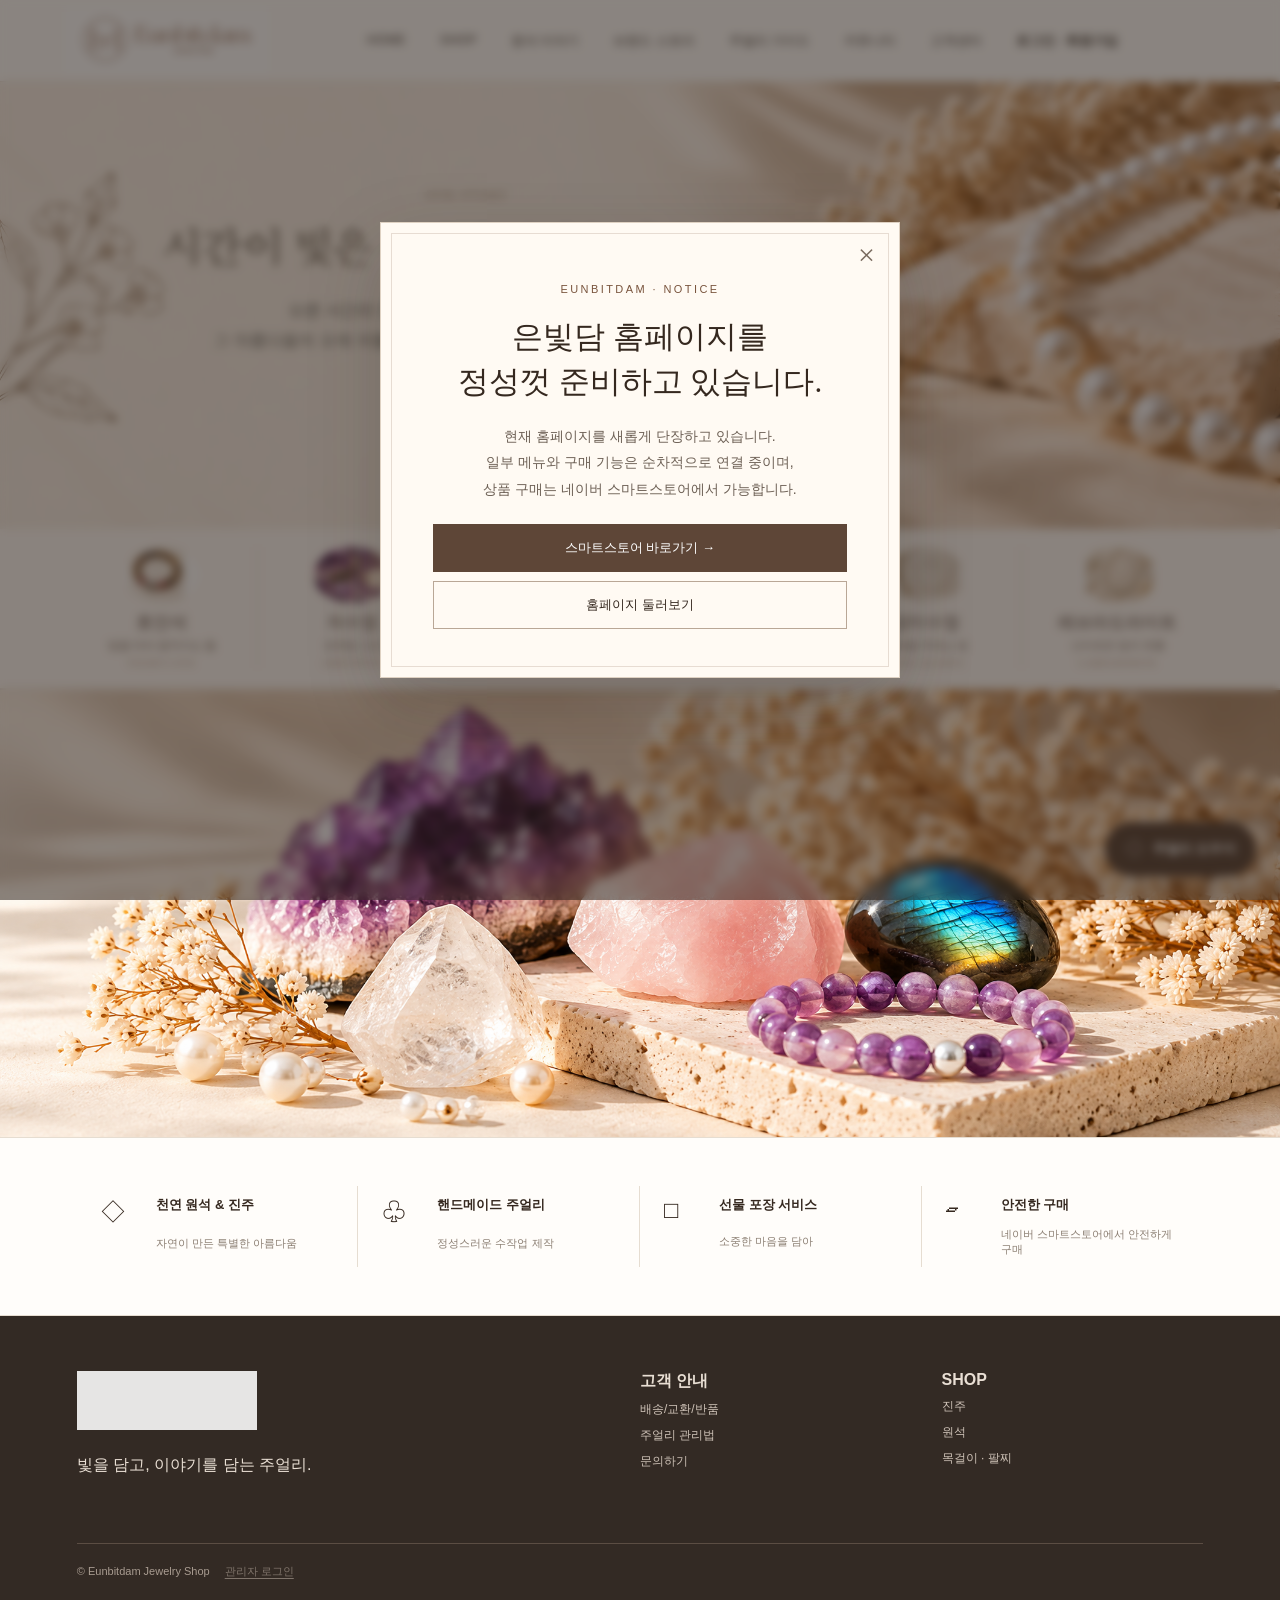
<file: index.html>
<!doctype html><html lang="ko"><head><meta charset="utf-8"><meta name="viewport" content="width=device-width,initial-scale=1"><title>은빛담 | 천연 원석·진주·실버 핸드메이드 주얼리</title><link rel="stylesheet" href="style.css?v=20261002-10">
<meta name="description" content="은빛담은 천연 원석과 담수진주, 실버와 14K 골드필드로 목걸이와 팔찌를 만드는 핸드메이드 주얼리 브랜드입니다.">
<meta name="robots" content="index, follow, max-image-preview:large">
<link rel="canonical" href="https://eunbitdam.com/">
<meta property="og:type" content="website">
<meta property="og:site_name" content="은빛담">
<meta property="og:locale" content="ko_KR">
<meta property="og:title" content="은빛담 | 천연 원석·진주·실버 핸드메이드 주얼리">
<meta property="og:description" content="은빛담은 천연 원석과 담수진주, 실버와 14K 골드필드로 목걸이와 팔찌를 만드는 핸드메이드 주얼리 브랜드입니다.">
<meta property="og:url" content="https://eunbitdam.com/">
<meta property="og:image" content="https://eunbitdam.com/assets/product1.jpg">
<meta property="og:image:alt" content="은빛담 담수진주 목걸이">
<meta name="twitter:card" content="summary_large_image">
<meta name="twitter:title" content="은빛담 | 천연 원석·진주·실버 핸드메이드 주얼리">
<meta name="twitter:description" content="은빛담은 천연 원석과 담수진주, 실버와 14K 골드필드로 목걸이와 팔찌를 만드는 핸드메이드 주얼리 브랜드입니다.">
<meta name="twitter:image" content="https://eunbitdam.com/assets/product1.jpg">
<script type="application/ld+json">{"@context":"https://schema.org","@graph":[{"@type":"WebPage","@id":"https://eunbitdam.com/#webpage","url":"https://eunbitdam.com/","name":"은빛담 | 천연 원석·진주·실버 핸드메이드 주얼리","description":"은빛담은 천연 원석과 담수진주, 실버와 14K 골드필드로 목걸이와 팔찌를 만드는 핸드메이드 주얼리 브랜드입니다.","inLanguage":"ko-KR","isPartOf":{"@id":"https://eunbitdam.com/#website"}},{"@type":"WebSite","@id":"https://eunbitdam.com/#website","url":"https://eunbitdam.com/","name":"은빛담","alternateName":"Eunbitdam","inLanguage":"ko-KR","publisher":{"@id":"https://eunbitdam.com/#organization"}},{"@type":"Organization","@id":"https://eunbitdam.com/#organization","name":"은빛담","alternateName":"Eunbitdam","url":"https://eunbitdam.com/","logo":"https://eunbitdam.com/assets/logo.png","sameAs":["https://smartstore.naver.com/eunbitdam"]}]}</script>
<meta name="naver-site-verification" content="12e5f24136ce2d1aa89424c798c0cc0cfbd3e5d0" />
<meta name="google-site-verification" content="LAUkvyDgMaph7N55kw4lEiHy2m35ZnZjx6s4ZIrAJm4" />
</head><body><div class="siteNotice" id="siteNotice" role="dialog" aria-modal="true" aria-labelledby="noticeTitle"><div class="noticeCard"><button class="noticeClose" type="button" aria-label="닫기">×</button><small>EUNBITDAM · NOTICE</small><h2 id="noticeTitle">은빛담 홈페이지를<br>정성껏 준비하고 있습니다.</h2><p>현재 홈페이지를 새롭게 단장하고 있습니다.<br>일부 메뉴와 구매 기능은 순차적으로 연결 중이며,<br>상품 구매는 네이버 스마트스토어에서 가능합니다.</p><a class="noticeShop" href="https://smartstore.naver.com/eunbitdam" target="_blank" rel="noopener">스마트스토어 바로가기 →</a><button class="noticeEnter" type="button">홈페이지 둘러보기</button></div></div>
<header class="header"><a class="brand" href="index.html"><img src="assets/logo.png" alt="은빛담 Eunbitdam"></a><button class="menuBtn" aria-label="메뉴">☰</button><nav><a href="index.html">HOME</a><a href="shop.html">SHOP</a><a href="stones.html">원석 이야기</a><a href="story.html">브랜드 스토리</a><a href="guide.html">주얼리 가이드</a><a href="community.html">커뮤니티</a><a href="contact.html">고객센터</a><a href="community.html" class="homeLoginLink" style="font-weight:700">로그인 · 회원가입</a></nav></header>
<main id="home">
<section class="approvedHeroBanner"><img src="assets/ChatGPT%20%EC%9D%B4%EB%AF%B8%EC%A7%80%202026%EB%85%84%2010%EC%9B%94%202%EC%9D%BC%20%EC%98%A4%ED%9B%84%2012_59_11.png" alt="사람이 간직해 온 이야기, 은빛담"></section>
<section class="approvedGemRow" id="homeGemRow">
<a href="stones.html" data-stone="호안석"><img src="assets/product3.jpg" alt="호안석"><b>호안석</b><span>빛을 따라 움직이는 돌</span><small>TIGER'S EYE</small></a>
<a href="stones.html" data-stone="자수정"><img src="assets/%EC%9E%90%EC%88%98%EC%A0%95.png" alt="자수정"><b>자수정</b><span>보랏빛 고요</span><small>AMETHYST</small></a>
<a href="stones.html" data-stone="가넷"><img src="assets/product5.jpg" alt="가넷"><b>가넷</b><span>오래된 붉은 불빛</span><small>GARNET</small></a>
<a href="stones.html" data-stone="아쿠아마린"><img src="assets/product2.jpg" alt="아쿠아마린"><b>아쿠아마린</b><span>맑은 바다의 숨결</span><small>AQUAMARINE</small></a>
<a href="stones.html" data-stone="장미수정"><img src="assets/product1.jpg" alt="장미수정"><b>장미수정</b><span>사랑을 부르는 빛</span><small>ROSE QUARTZ</small></a>
<a href="stones.html" data-stone="레브라도라이트"><img src="assets/product4.jpg" alt="레브라도라이트"><b>레브라도라이트</b><span>신비로운 빛의 흐름</span><small>LABRADORITE</small></a>
</section>
<section class="approvedStoryBanner"><img src="assets/ChatGPT%20%EC%9D%B4%EB%AF%B8%EC%A7%80%202026%EB%85%84%2010%EC%9B%94%202%EC%9D%BC%20%EC%98%A4%ED%9B%84%2012_59_28.png" alt="시간이 빚은 원석에 정성을 담습니다"></section>
<section id="guide" class="values"><div>◇<b>천연 원석 & 진주</b><span>자연이 만든 특별한 아름다움</span></div><div>♧<b>핸드메이드 주얼리</b><span>정성스러운 수작업 제작</span></div><div>□<b>선물 포장 서비스</b><span>소중한 마음을 담아</span></div><div>▱<b>안전한 구매</b><span>네이버 스마트스토어에서 안전하게 구매</span></div></section>
</main><footer id="contact"><div><img src="assets/logo.png" alt="은빛담"><p>빛을 담고, 이야기를 담는 주얼리.</p></div><div><b>고객 안내</b><a href="#">배송/교환/반품</a><a href="#">주얼리 관리법</a><a href="#">문의하기</a></div><div><b>SHOP</b><a href="shop.html">진주</a><a href="shop.html">원석</a><a href="shop.html">목걸이 · 팔찌</a></div><p class="copy">© Eunbitdam Jewelry Shop <a href="login.html" aria-label="관리자 로그인" style="display:inline-block;margin-left:12px;font-size:11px;color:inherit;opacity:.65;text-decoration:underline;text-underline-offset:3px">관리자 로그인</a></p></footer><script src="script.js?v=20261013-visits-1"></script><script src="assistant.js"></script><script>
(async()=>{try{
 const U='https://jkyavwcdzkityyqsazel.supabase.co';
 const K='sb_publishable_dNe8kUYYQfh6m6umLmCgtQ_vrb1YfZK';
 const r=await fetch(U+'/rest/v1/stones?select=name,image_url&order=id.asc',{headers:{apikey:K,Authorization:'Bearer '+K},cache:'no-store'});
 if(!r.ok)return; const rows=await r.json();
 document.querySelectorAll('#homeGemRow [data-stone]').forEach(a=>{
  const wanted=a.dataset.stone.replace(/\s/g,'');
  const s=rows.find(x=>String(x.name||'').split('·')[0].trim().replace(/\s/g,'')===wanted);
  if(s&&s.image_url){const img=a.querySelector('img');img.src=s.image_url;img.alt=wanted+' 원석 이미지';}
 });
}catch(e){console.warn('home stone images',e)}})();
</script></body></html>
</file>
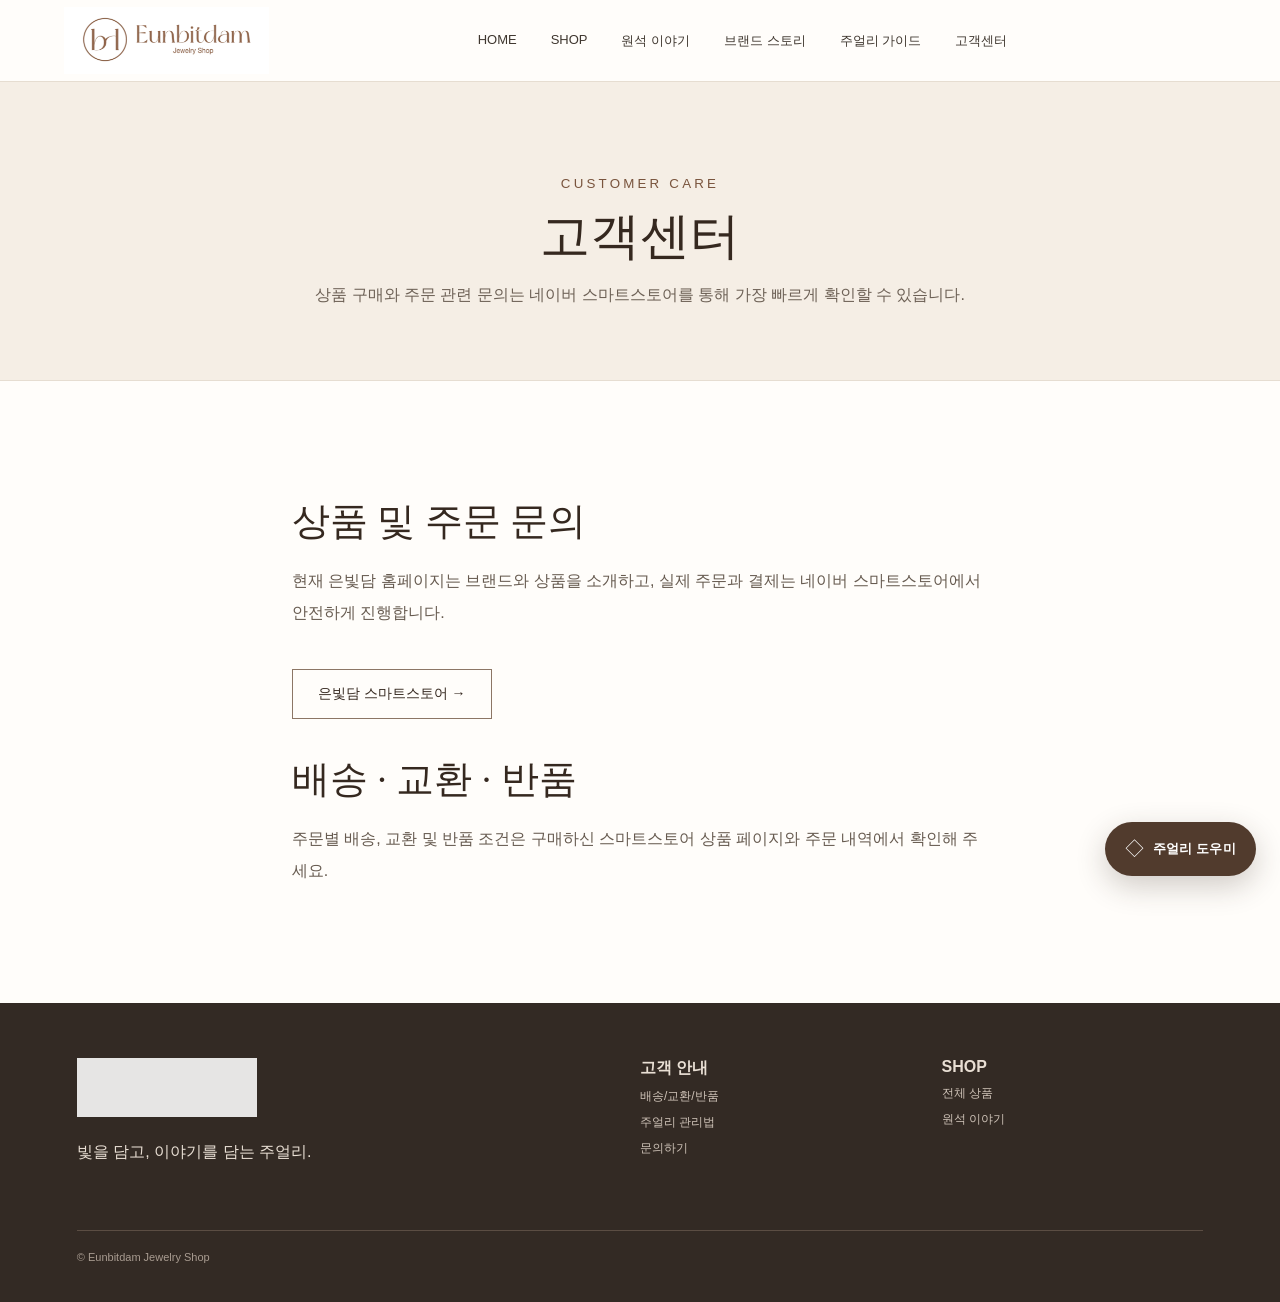
<file: contact.html>
<!doctype html><html lang="ko"><head><meta charset="utf-8"><meta name="viewport" content="width=device-width,initial-scale=1"><title>은빛담 고객센터 | 상품 문의·배송·교환 안내</title><link rel="stylesheet" href="style.css">
<meta name="description" content="은빛담 상품과 주문 문의, 배송·교환·반품 안내를 확인하세요. 주문과 결제는 은빛담 네이버 스마트스토어에서 진행합니다.">
<meta name="robots" content="index, follow, max-image-preview:large">
<link rel="canonical" href="https://eunbitdam.com/contact.html">
<meta property="og:type" content="website">
<meta property="og:site_name" content="은빛담">
<meta property="og:locale" content="ko_KR">
<meta property="og:title" content="은빛담 고객센터 | 상품 문의·배송·교환 안내">
<meta property="og:description" content="은빛담 상품과 주문 문의, 배송·교환·반품 안내를 확인하세요. 주문과 결제는 은빛담 네이버 스마트스토어에서 진행합니다.">
<meta property="og:url" content="https://eunbitdam.com/contact.html">
<meta property="og:image" content="https://eunbitdam.com/assets/product1.jpg">
<meta property="og:image:alt" content="은빛담 담수진주 목걸이">
<meta name="twitter:card" content="summary_large_image">
<meta name="twitter:title" content="은빛담 고객센터 | 상품 문의·배송·교환 안내">
<meta name="twitter:description" content="은빛담 상품과 주문 문의, 배송·교환·반품 안내를 확인하세요. 주문과 결제는 은빛담 네이버 스마트스토어에서 진행합니다.">
<meta name="twitter:image" content="https://eunbitdam.com/assets/product1.jpg">
<script type="application/ld+json">{"@context":"https://schema.org","@graph":[{"@type":"WebPage","@id":"https://eunbitdam.com/contact.html#webpage","url":"https://eunbitdam.com/contact.html","name":"은빛담 고객센터 | 상품 문의·배송·교환 안내","description":"은빛담 상품과 주문 문의, 배송·교환·반품 안내를 확인하세요. 주문과 결제는 은빛담 네이버 스마트스토어에서 진행합니다.","inLanguage":"ko-KR","isPartOf":{"@id":"https://eunbitdam.com/#website"}}]}</script>
</head><body><header class="header"><a class="brand" href="index.html"><img src="assets/logo.png" alt="은빛담 Eunbitdam"></a><button class="menuBtn" aria-label="메뉴">☰</button><nav><a href="index.html">HOME</a><a href="shop.html">SHOP</a><a href="stones.html">원석 이야기</a><a href="story.html">브랜드 스토리</a><a href="guide.html">주얼리 가이드</a><a href="contact.html">고객센터</a></nav></header><section class="pageHero"><small>CUSTOMER CARE</small><h1>고객센터</h1><p>상품 구매와 주문 관련 문의는 네이버 스마트스토어를 통해 가장 빠르게 확인할 수 있습니다.</p></section><main class="subMain prosePage"><h2>상품 및 주문 문의</h2><p>현재 은빛담 홈페이지는 브랜드와 상품을 소개하고, 실제 주문과 결제는 네이버 스마트스토어에서 안전하게 진행합니다.</p><a class="btn" href="https://smartstore.naver.com/eunbitdam" target="_blank" rel="noopener">은빛담 스마트스토어 →</a><h2>배송 · 교환 · 반품</h2><p>주문별 배송, 교환 및 반품 조건은 구매하신 스마트스토어 상품 페이지와 주문 내역에서 확인해 주세요.</p></main><footer><div><img src="assets/logo.png" alt="은빛담"><p>빛을 담고, 이야기를 담는 주얼리.</p></div><div><b>고객 안내</b><a href="contact.html">배송/교환/반품</a><a href="guide.html">주얼리 관리법</a><a href="contact.html">문의하기</a></div><div><b>SHOP</b><a href="shop.html">전체 상품</a><a href="stones.html">원석 이야기</a></div><p class="copy">© Eunbitdam Jewelry Shop</p></footer><script src="script.js"></script><script src="assistant.js"></script></body></html>
</file>
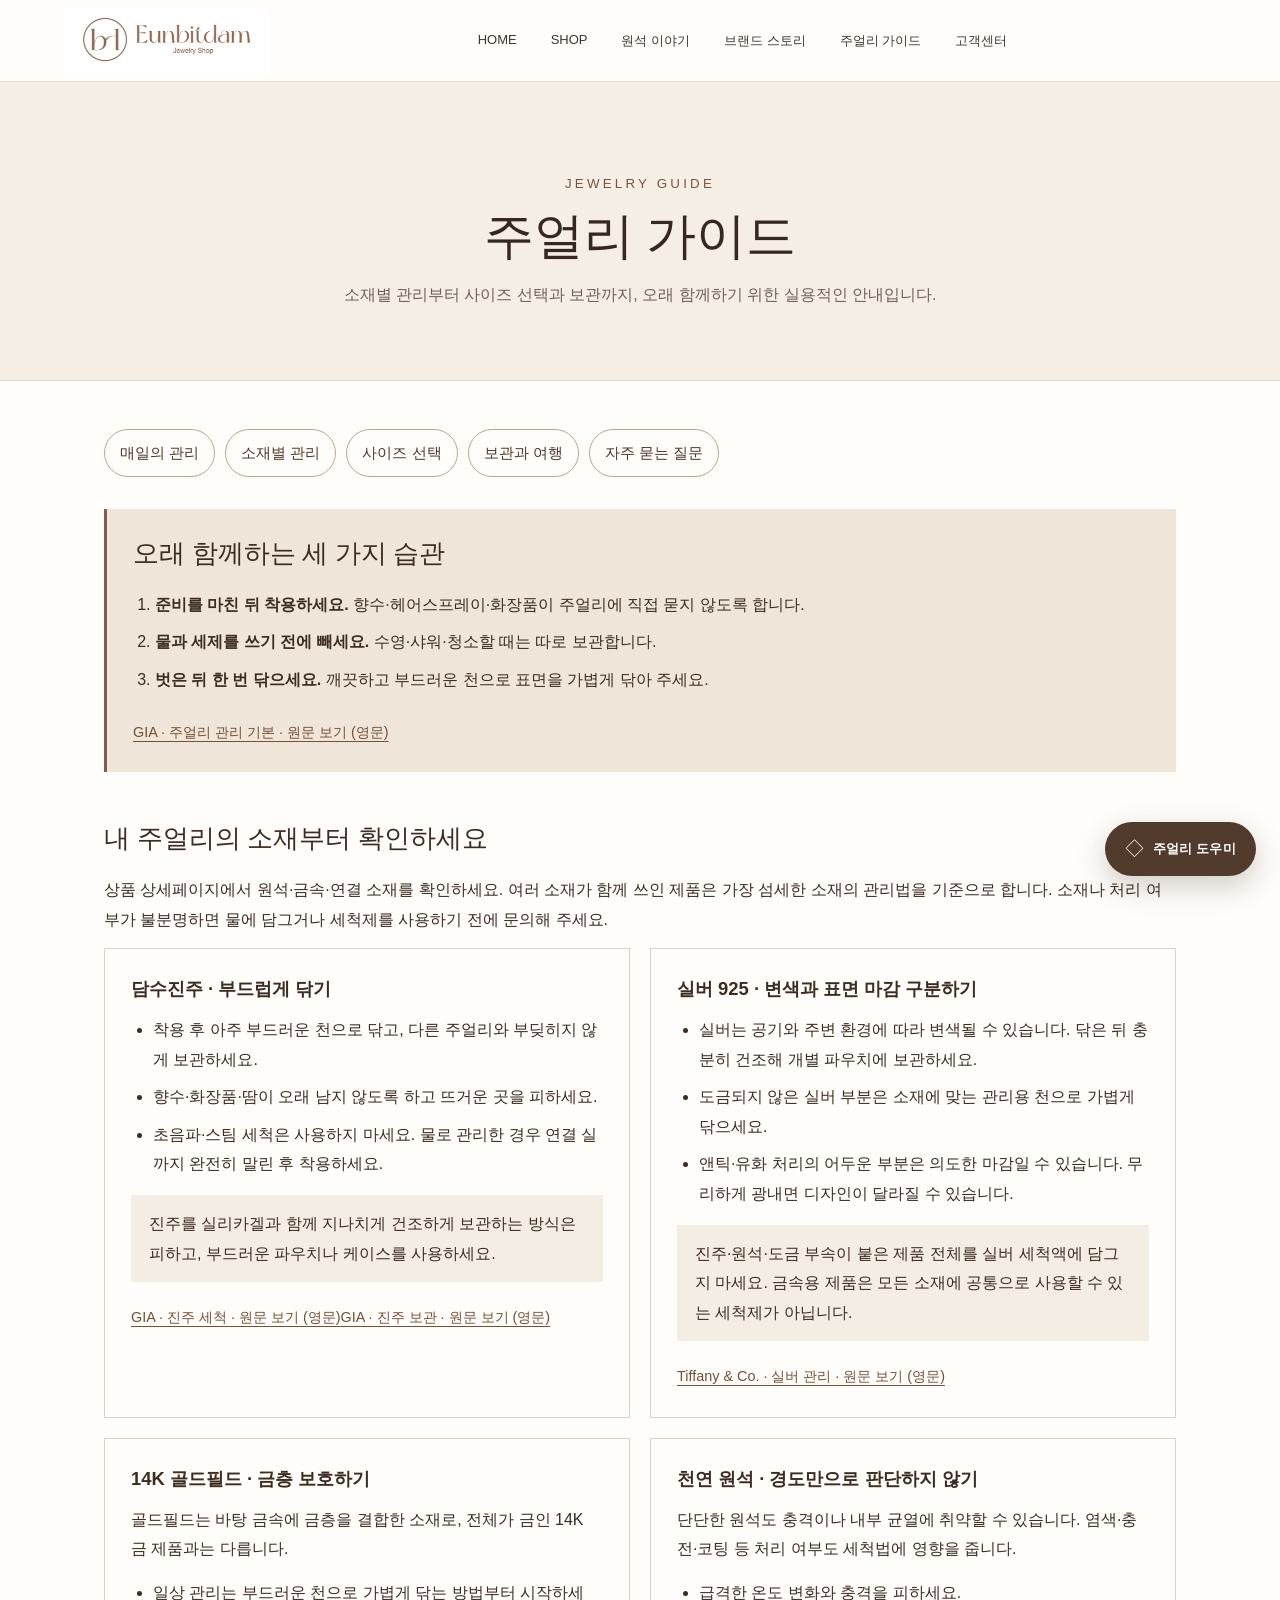
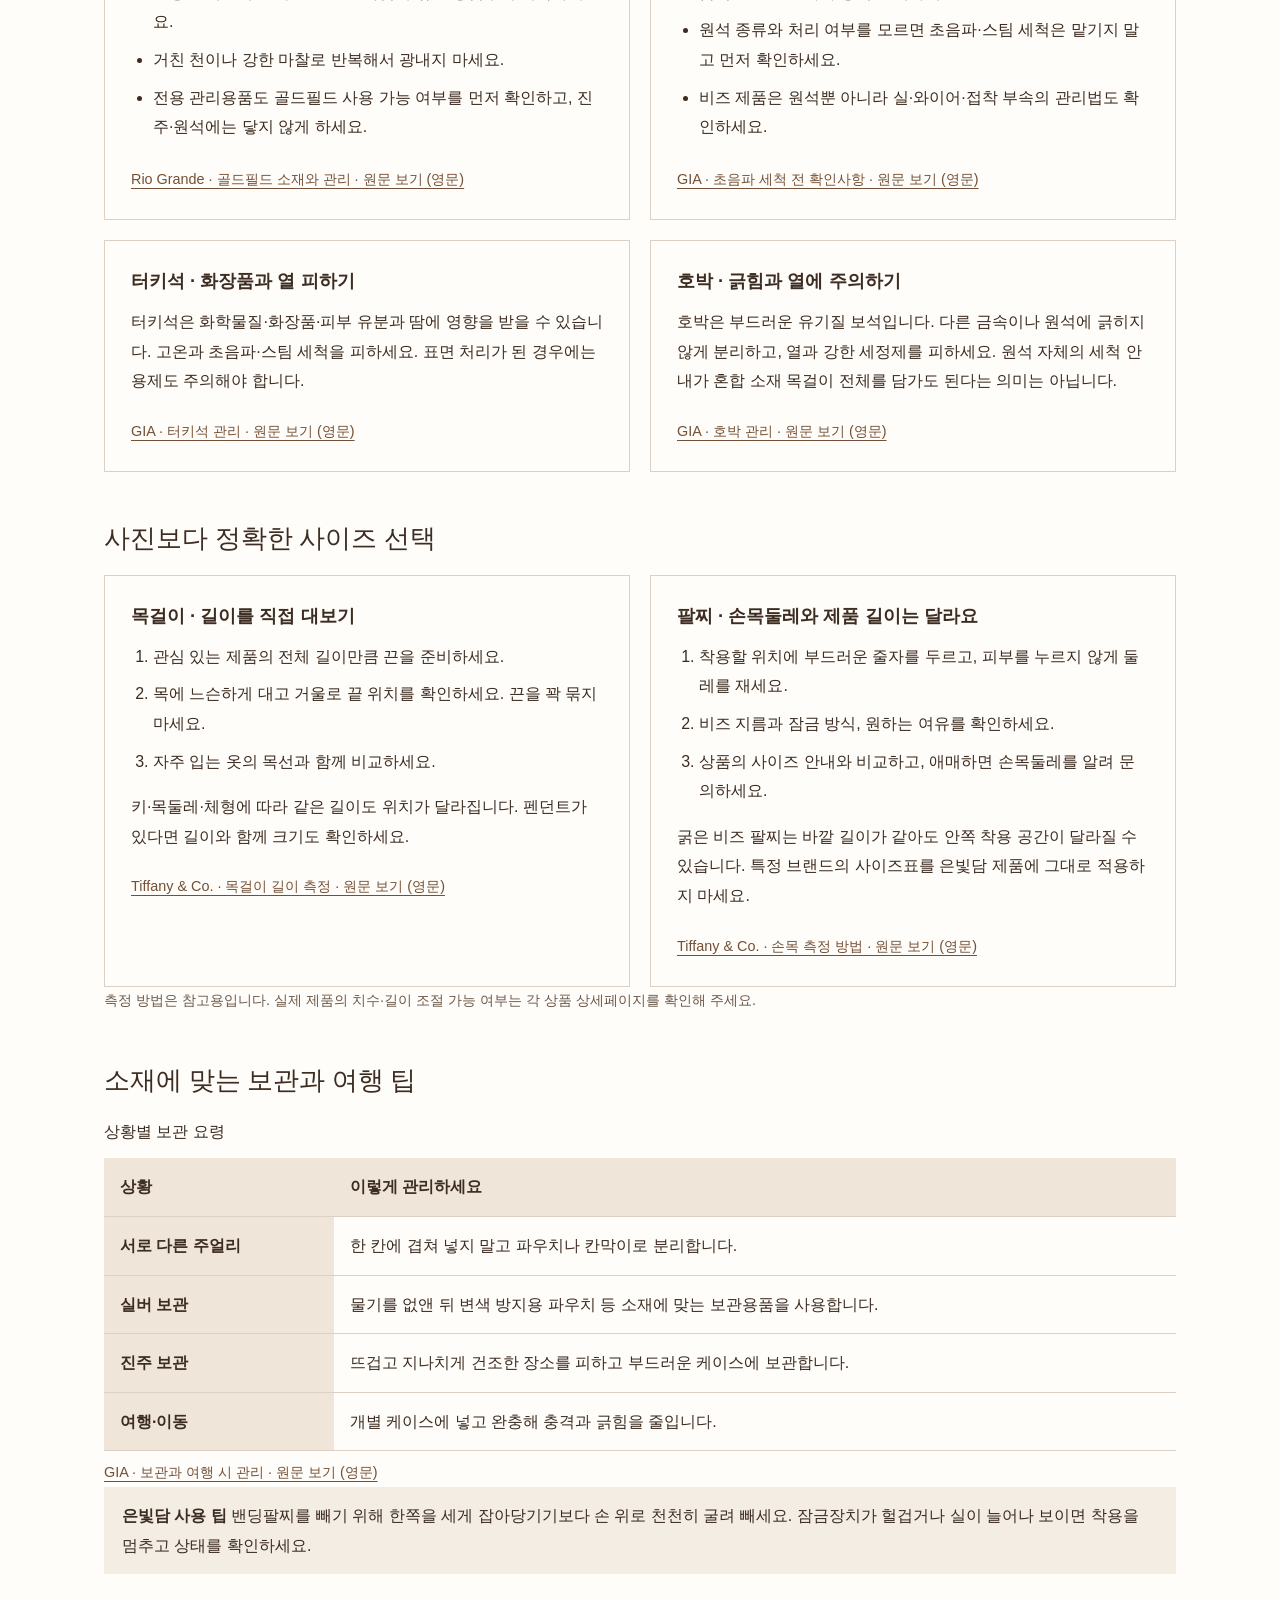
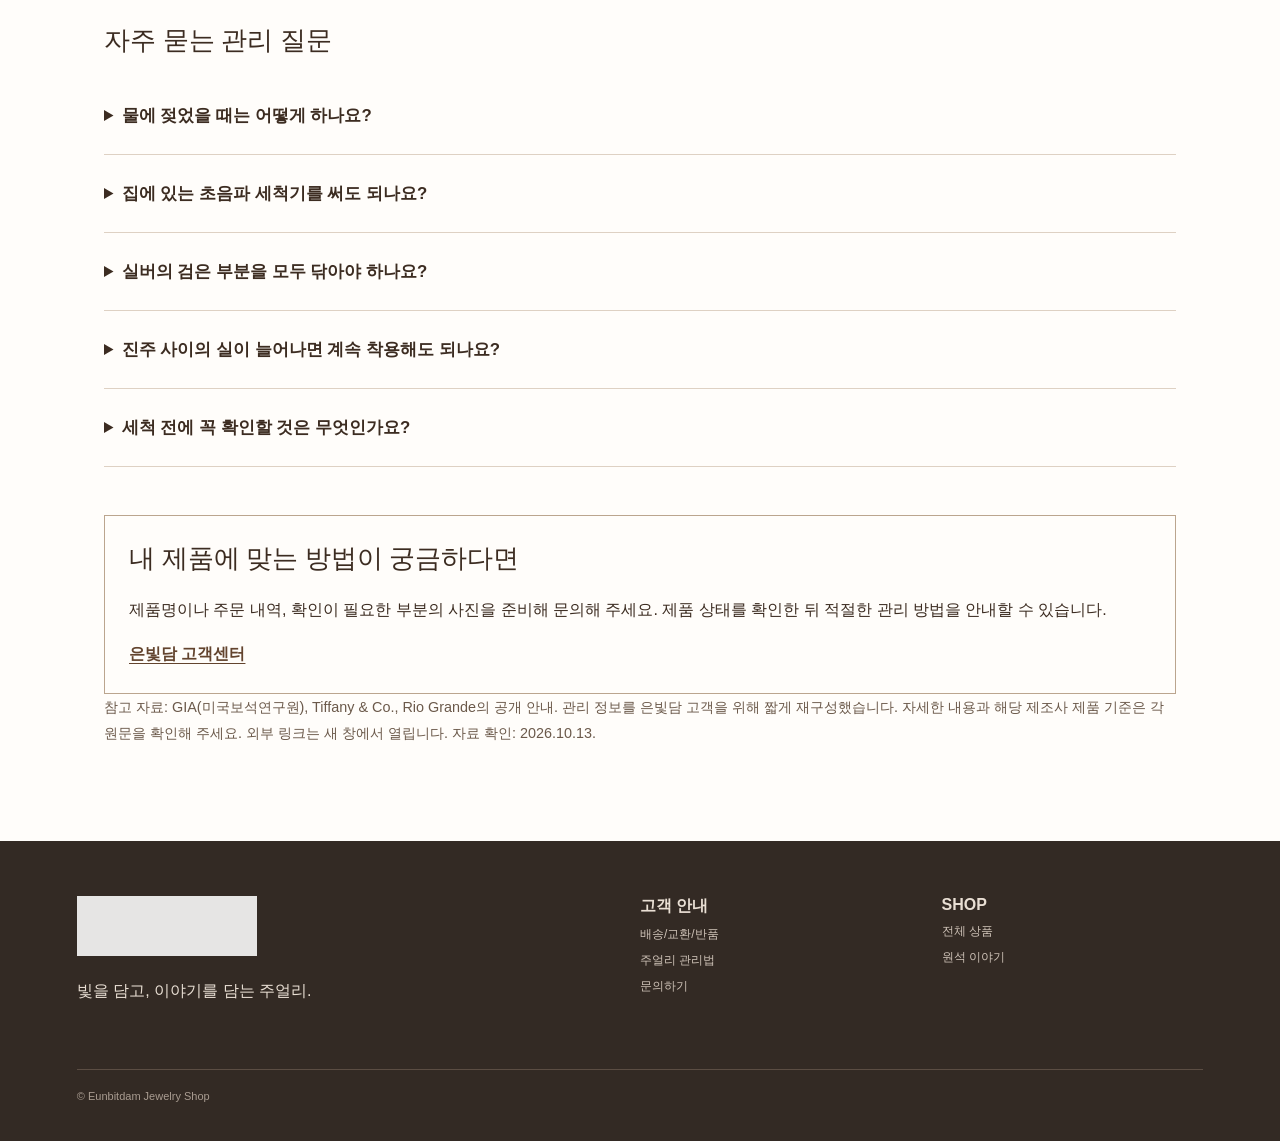
<file: guide.html>
<!doctype html><html lang="ko"><head><meta charset="utf-8"><meta name="viewport" content="width=device-width,initial-scale=1"><title>주얼리 관리법 | 진주·천연 원석·실버 | 은빛담</title><link rel="stylesheet" href="style.css">
<meta name="description" content="은빛담의 주얼리 관리 가이드. 담수진주, 천연 원석, 실버와 14K 골드필드 주얼리의 착용 후 관리와 보관 방법을 안내합니다.">
<meta name="robots" content="index, follow, max-image-preview:large">
<link rel="canonical" href="https://eunbitdam.com/guide.html">
<meta property="og:type" content="website">
<meta property="og:site_name" content="은빛담">
<meta property="og:locale" content="ko_KR">
<meta property="og:title" content="주얼리 관리법 | 진주·천연 원석·실버 | 은빛담">
<meta property="og:description" content="은빛담의 주얼리 관리 가이드. 담수진주, 천연 원석, 실버와 14K 골드필드 주얼리의 착용 후 관리와 보관 방법을 안내합니다.">
<meta property="og:url" content="https://eunbitdam.com/guide.html">
<meta property="og:image" content="https://eunbitdam.com/assets/product1.jpg">
<meta property="og:image:alt" content="은빛담 담수진주 목걸이">
<meta name="twitter:card" content="summary_large_image">
<meta name="twitter:title" content="주얼리 관리법 | 진주·천연 원석·실버 | 은빛담">
<meta name="twitter:description" content="은빛담의 주얼리 관리 가이드. 담수진주, 천연 원석, 실버와 14K 골드필드 주얼리의 착용 후 관리와 보관 방법을 안내합니다.">
<meta name="twitter:image" content="https://eunbitdam.com/assets/product1.jpg">
<script type="application/ld+json">{"@context":"https://schema.org","@graph":[{"@type":"WebPage","@id":"https://eunbitdam.com/guide.html#webpage","url":"https://eunbitdam.com/guide.html","name":"주얼리 관리법 | 진주·천연 원석·실버 | 은빛담","description":"은빛담의 주얼리 관리 가이드. 담수진주, 천연 원석, 실버와 14K 골드필드 주얼리의 착용 후 관리와 보관 방법을 안내합니다.","inLanguage":"ko-KR","isPartOf":{"@id":"https://eunbitdam.com/#website"}}]}</script>
<style>
.careGuide{max-width:1120px;margin:auto;padding:48px 24px 80px;color:#3c2c21;font-size:1rem;line-height:1.85}
.careGuide *{box-sizing:border-box}.careGuide h2{font-size:1.65rem;line-height:1.4;margin:0 0 18px}.careGuide h3{font-size:1.15rem;line-height:1.5;margin:0 0 12px}
.careGuide p{margin:0 0 14px}.careGuide li{margin:8px 0}.careGuide ul,.careGuide ol{padding-left:22px;margin:0 0 16px}
.careNav{display:flex;flex-wrap:wrap;gap:10px;margin:0 0 32px}.careNav a{border:1px solid #bba58e;padding:9px 15px;border-radius:24px;text-decoration:none;color:#4e3729;font-size:.95rem}
.careNav a:hover,.careNav a:focus-visible{background:#eadfce;outline:2px solid #71523c;outline-offset:2px}
.careSection{margin-top:48px;scroll-margin-top:110px}.careLead{padding:26px;background:#efe5d8;border-left:3px solid #806044}
.careCards{display:grid;grid-template-columns:repeat(2,minmax(0,1fr));gap:20px}.careCard{padding:26px;background:#fffdf9;border:1px solid #ded1c3;min-width:0}.careCard.wide{grid-column:1/-1}
.careSource{display:inline-block;color:#735037;text-underline-offset:4px;font-size:.9rem;overflow-wrap:anywhere;margin-top:8px}
.careTip{padding:14px 18px;background:#f3ede4;margin:16px 0}.careTableWrap{overflow-x:auto}.careGuide table{width:100%;border-collapse:collapse;min-width:520px}.careGuide th,.careGuide td{padding:14px 16px;border-bottom:1px solid #ded1c3;text-align:left;vertical-align:top}.careGuide th{background:#efe5d8}
.careGuide details{border-bottom:1px solid #ded1c3;padding:18px 0}.careGuide summary{font-weight:600;cursor:pointer;font-size:1.05rem;padding:5px 0}.careGuide details p{margin:14px 0 0}
.careFootnote{font-size:.9rem;color:#6b594a;margin-top:24px}.careContact{padding:24px;border:1px solid #bba58e}.careContact a{color:#63442e;font-weight:600;text-underline-offset:4px}
@media(max-width:640px){.careCards{grid-template-columns:1fr}.careGuide{padding:30px 20px 56px}.careGuide h2{font-size:1.4rem}.careCard{padding:22px}.careSection{margin-top:36px}}
</style>
</head><body><header class="header"><a class="brand" href="index.html"><img src="assets/logo.png" alt="은빛담 Eunbitdam"></a><button class="menuBtn" aria-label="메뉴">☰</button><nav><a href="index.html">HOME</a><a href="shop.html">SHOP</a><a href="stones.html">원석 이야기</a><a href="story.html">브랜드 스토리</a><a href="guide.html">주얼리 가이드</a><a href="contact.html">고객센터</a></nav></header><section class="pageHero"><small>JEWELRY GUIDE</small><h1>주얼리 가이드</h1><p>소재별 관리부터 사이즈 선택과 보관까지, 오래 함께하기 위한 실용적인 안내입니다.</p></section><main class="careGuide">
<nav class="careNav" aria-label="주얼리 가이드 목차"><a href="#daily-care">매일의 관리</a><a href="#material-care">소재별 관리</a><a href="#size-guide">사이즈 선택</a><a href="#storage-guide">보관과 여행</a><a href="#care-faq">자주 묻는 질문</a></nav>
<section id="daily-care" class="careLead careSection" style="margin-top:0"><h2>오래 함께하는 세 가지 습관</h2>
<ol><li><strong>준비를 마친 뒤 착용하세요.</strong> 향수·헤어스프레이·화장품이 주얼리에 직접 묻지 않도록 합니다.</li><li><strong>물과 세제를 쓰기 전에 빼세요.</strong> 수영·샤워·청소할 때는 따로 보관합니다.</li><li><strong>벗은 뒤 한 번 닦으세요.</strong> 깨끗하고 부드러운 천으로 표면을 가볍게 닦아 주세요.</li></ol>
<a class="careSource" href="https://www.gia.edu/gia-news-research-tips-caring-jewelry" target="_blank" rel="noopener noreferrer">GIA · 주얼리 관리 기본 · 원문 보기 (영문)</a>
</section>
<section id="material-care" class="careSection"><h2>내 주얼리의 소재부터 확인하세요</h2><p>상품 상세페이지에서 원석·금속·연결 소재를 확인하세요. 여러 소재가 함께 쓰인 제품은 가장 섬세한 소재의 관리법을 기준으로 합니다. 소재나 처리 여부가 불분명하면 물에 담그거나 세척제를 사용하기 전에 문의해 주세요.</p>
<div class="careCards">
<article class="careCard"><h3>담수진주 · 부드럽게 닦기</h3><ul><li>착용 후 아주 부드러운 천으로 닦고, 다른 주얼리와 부딪히지 않게 보관하세요.</li><li>향수·화장품·땀이 오래 남지 않도록 하고 뜨거운 곳을 피하세요.</li><li>초음파·스팀 세척은 사용하지 마세요. 물로 관리한 경우 연결 실까지 완전히 말린 후 착용하세요.</li></ul><p class="careTip">진주를 실리카겔과 함께 지나치게 건조하게 보관하는 방식은 피하고, 부드러운 파우치나 케이스를 사용하세요.</p><a class="careSource" href="https://www.gia.edu/pearl-care-cleaning" target="_blank" rel="noopener noreferrer">GIA · 진주 세척 · 원문 보기 (영문)</a><a class="careSource" href="https://www.gia.edu/FAQ/gia-faq-about-gemstones-how-to-care-for-pearls" target="_blank" rel="noopener noreferrer">GIA · 진주 보관 · 원문 보기 (영문)</a></article>
<article class="careCard"><h3>실버 925 · 변색과 표면 마감 구분하기</h3><ul><li>실버는 공기와 주변 환경에 따라 변색될 수 있습니다. 닦은 뒤 충분히 건조해 개별 파우치에 보관하세요.</li><li>도금되지 않은 실버 부분은 소재에 맞는 관리용 천으로 가볍게 닦으세요.</li><li>앤틱·유화 처리의 어두운 부분은 의도한 마감일 수 있습니다. 무리하게 광내면 디자인이 달라질 수 있습니다.</li></ul><p class="careTip">진주·원석·도금 부속이 붙은 제품 전체를 실버 세척액에 담그지 마세요. 금속용 제품은 모든 소재에 공통으로 사용할 수 있는 세척제가 아닙니다.</p><a class="careSource" href="https://www.tiffany.com/client-services/care-and-repair/sterling-silver-jewelry-care.html" target="_blank" rel="noopener noreferrer">Tiffany &amp; Co. · 실버 관리 · 원문 보기 (영문)</a></article>
<article class="careCard"><h3>14K 골드필드 · 금층 보호하기</h3><p>골드필드는 바탕 금속에 금층을 결합한 소재로, 전체가 금인 14K 금 제품과는 다릅니다.</p><ul><li>일상 관리는 부드러운 천으로 가볍게 닦는 방법부터 시작하세요.</li><li>거친 천이나 강한 마찰로 반복해서 광내지 마세요.</li><li>전용 관리용품도 골드필드 사용 가능 여부를 먼저 확인하고, 진주·원석에는 닿지 않게 하세요.</li></ul><a class="careSource" href="https://www.riogrande.com/knowledge-hub/guide-to-gold-filled-metals/" target="_blank" rel="noopener noreferrer">Rio Grande · 골드필드 소재와 관리 · 원문 보기 (영문)</a></article>
<article class="careCard"><h3>천연 원석 · 경도만으로 판단하지 않기</h3><p>단단한 원석도 충격이나 내부 균열에 취약할 수 있습니다. 염색·충전·코팅 등 처리 여부도 세척법에 영향을 줍니다.</p><ul><li>급격한 온도 변화와 충격을 피하세요.</li><li>원석 종류와 처리 여부를 모르면 초음파·스팀 세척은 맡기지 말고 먼저 확인하세요.</li><li>비즈 제품은 원석뿐 아니라 실·와이어·접착 부속의 관리법도 확인하세요.</li></ul><a class="careSource" href="https://4cs.gia.edu/en-us/blog/gems-ultrasonic-cleaners/" target="_blank" rel="noopener noreferrer">GIA · 초음파 세척 전 확인사항 · 원문 보기 (영문)</a></article>
<article class="careCard"><h3>터키석 · 화장품과 열 피하기</h3><p>터키석은 화학물질·화장품·피부 유분과 땀에 영향을 받을 수 있습니다. 고온과 초음파·스팀 세척을 피하세요. 표면 처리가 된 경우에는 용제도 주의해야 합니다.</p><a class="careSource" href="https://www.gia.edu/turquoise-care-cleaning" target="_blank" rel="noopener noreferrer">GIA · 터키석 관리 · 원문 보기 (영문)</a></article>
<article class="careCard"><h3>호박 · 긁힘과 열에 주의하기</h3><p>호박은 부드러운 유기질 보석입니다. 다른 금속이나 원석에 긁히지 않게 분리하고, 열과 강한 세정제를 피하세요. 원석 자체의 세척 안내가 혼합 소재 목걸이 전체를 담가도 된다는 의미는 아닙니다.</p><a class="careSource" href="https://www.gia.edu/amber-care-cleaning" target="_blank" rel="noopener noreferrer">GIA · 호박 관리 · 원문 보기 (영문)</a></article>
</div></section>
<section id="size-guide" class="careSection"><h2>사진보다 정확한 사이즈 선택</h2><div class="careCards">
<article class="careCard"><h3>목걸이 · 길이를 직접 대보기</h3><ol><li>관심 있는 제품의 전체 길이만큼 끈을 준비하세요.</li><li>목에 느슨하게 대고 거울로 끝 위치를 확인하세요. 끈을 꽉 묶지 마세요.</li><li>자주 입는 옷의 목선과 함께 비교하세요.</li></ol><p>키·목둘레·체형에 따라 같은 길이도 위치가 달라집니다. 펜던트가 있다면 길이와 함께 크기도 확인하세요.</p><a class="careSource" href="https://www.tiffany.com/client-services/size-guide/necklaces-pendants-size.html" target="_blank" rel="noopener noreferrer">Tiffany &amp; Co. · 목걸이 길이 측정 · 원문 보기 (영문)</a></article>
<article class="careCard"><h3>팔찌 · 손목둘레와 제품 길이는 달라요</h3><ol><li>착용할 위치에 부드러운 줄자를 두르고, 피부를 누르지 않게 둘레를 재세요.</li><li>비즈 지름과 잠금 방식, 원하는 여유를 확인하세요.</li><li>상품의 사이즈 안내와 비교하고, 애매하면 손목둘레를 알려 문의하세요.</li></ol><p>굵은 비즈 팔찌는 바깥 길이가 같아도 안쪽 착용 공간이 달라질 수 있습니다. 특정 브랜드의 사이즈표를 은빛담 제품에 그대로 적용하지 마세요.</p><a class="careSource" href="https://www.tiffany.com/client-services/size-guide/bracelets-size.html" target="_blank" rel="noopener noreferrer">Tiffany &amp; Co. · 손목 측정 방법 · 원문 보기 (영문)</a></article>
</div><p class="careFootnote">측정 방법은 참고용입니다. 실제 제품의 치수·길이 조절 가능 여부는 각 상품 상세페이지를 확인해 주세요.</p></section>
<section id="storage-guide" class="careSection"><h2>소재에 맞는 보관과 여행 팁</h2><div class="careTableWrap"><table><caption style="text-align:left;margin-bottom:12px">상황별 보관 요령</caption><thead><tr><th scope="col">상황</th><th scope="col">이렇게 관리하세요</th></tr></thead><tbody>
<tr><th scope="row">서로 다른 주얼리</th><td>한 칸에 겹쳐 넣지 말고 파우치나 칸막이로 분리합니다.</td></tr>
<tr><th scope="row">실버 보관</th><td>물기를 없앤 뒤 변색 방지용 파우치 등 소재에 맞는 보관용품을 사용합니다.</td></tr>
<tr><th scope="row">진주 보관</th><td>뜨겁고 지나치게 건조한 장소를 피하고 부드러운 케이스에 보관합니다.</td></tr>
<tr><th scope="row">여행·이동</th><td>개별 케이스에 넣고 완충해 충격과 긁힘을 줄입니다.</td></tr>
</tbody></table></div><a class="careSource" href="https://www.gia.edu/gia-news-research-tips-caring-jewelry" target="_blank" rel="noopener noreferrer">GIA · 보관과 여행 시 관리 · 원문 보기 (영문)</a>
<p class="careTip"><strong>은빛담 사용 팁</strong> 밴딩팔찌를 빼기 위해 한쪽을 세게 잡아당기기보다 손 위로 천천히 굴려 빼세요. 잠금장치가 헐겁거나 실이 늘어나 보이면 착용을 멈추고 상태를 확인하세요.</p></section>
<section id="care-faq" class="careSection"><h2>자주 묻는 관리 질문</h2>
<details><summary>물에 젖었을 때는 어떻게 하나요?</summary><p>부드러운 천으로 눌러 물기를 제거하고 통풍되는 그늘에서 말리세요. 젖은 진주 연결 실은 완전히 마를 때까지 당기지 마세요. 헤어드라이어 등으로 급하게 가열하지 않는 것을 권합니다.</p><a class="careSource" href="https://www.gia.edu/pearl-care-cleaning" target="_blank" rel="noopener noreferrer">GIA · 진주 세척과 건조 · 원문 보기 (영문)</a></details>
<details><summary>집에 있는 초음파 세척기를 써도 되나요?</summary><p>제품 전체의 소재와 처리 여부를 확인하기 전에는 사용하지 마세요. 특히 진주·호박·터키석은 피해야 하며, 처리된 원석이나 느슨한 세팅도 손상될 수 있습니다.</p><a class="careSource" href="https://4cs.gia.edu/en-us/blog/gems-ultrasonic-cleaners/" target="_blank" rel="noopener noreferrer">GIA · 초음파 세척 주의사항 · 원문 보기 (영문)</a></details>
<details><summary>실버의 검은 부분을 모두 닦아야 하나요?</summary><p>자연 변색과 앤틱·유화 마감은 다릅니다. 상품 설명에서 마감 종류를 확인한 뒤 관리하세요. 과한 연마는 의도한 어두운 마감까지 제거할 수 있습니다.</p><a class="careSource" href="https://www.tiffany.com/client-services/care-and-repair/sterling-silver-jewelry-care.html" target="_blank" rel="noopener noreferrer">Tiffany &amp; Co. · 표면 마감 관리 · 원문 보기 (영문)</a></details>
<details><summary>진주 사이의 실이 늘어나면 계속 착용해도 되나요?</summary><p>실은 사용하면서 늘어나거나 마모될 수 있습니다. 비즈 사이 간격이 커졌거나 실이 얇아 보이면 재연결이 필요한지 확인하세요. 교체 시기는 착용 빈도와 상태에 따라 달라집니다.</p><a class="careSource" href="https://www.gia.edu/FAQ/gia-faq-about-gemstones-how-to-care-for-pearls" target="_blank" rel="noopener noreferrer">GIA · 진주 연결 실 점검 · 원문 보기 (영문)</a></details>
<details><summary>세척 전에 꼭 확인할 것은 무엇인가요?</summary><p>원석 이름, 처리 여부, 금속 마감, 실·와이어·접착 구조를 확인하세요. 같은 원석 이름이라도 완성품의 관리 방법은 다를 수 있습니다. 잘 모르겠다면 전체를 세척액에 담그지 말고 판매처에 문의하세요.</p></details>
</section>
<section class="careSection careContact"><h2>내 제품에 맞는 방법이 궁금하다면</h2><p>제품명이나 주문 내역, 확인이 필요한 부분의 사진을 준비해 문의해 주세요. 제품 상태를 확인한 뒤 적절한 관리 방법을 안내할 수 있습니다.</p><a href="contact.html">은빛담 고객센터</a></section>
<p class="careFootnote">참고 자료: GIA(미국보석연구원), Tiffany &amp; Co., Rio Grande의 공개 안내. 관리 정보를 은빛담 고객을 위해 짧게 재구성했습니다. 자세한 내용과 해당 제조사 제품 기준은 각 원문을 확인해 주세요. 외부 링크는 새 창에서 열립니다. 자료 확인: 2026.10.13.</p>
</main><footer><div><img src="assets/logo.png" alt="은빛담"><p>빛을 담고, 이야기를 담는 주얼리.</p></div><div><b>고객 안내</b><a href="contact.html">배송/교환/반품</a><a href="guide.html">주얼리 관리법</a><a href="contact.html">문의하기</a></div><div><b>SHOP</b><a href="shop.html">전체 상품</a><a href="stones.html">원석 이야기</a></div><p class="copy">© Eunbitdam Jewelry Shop</p></footer><script src="script.js?v=20261013-visits-1"></script><script src="assistant.js"></script></body></html>
</file>
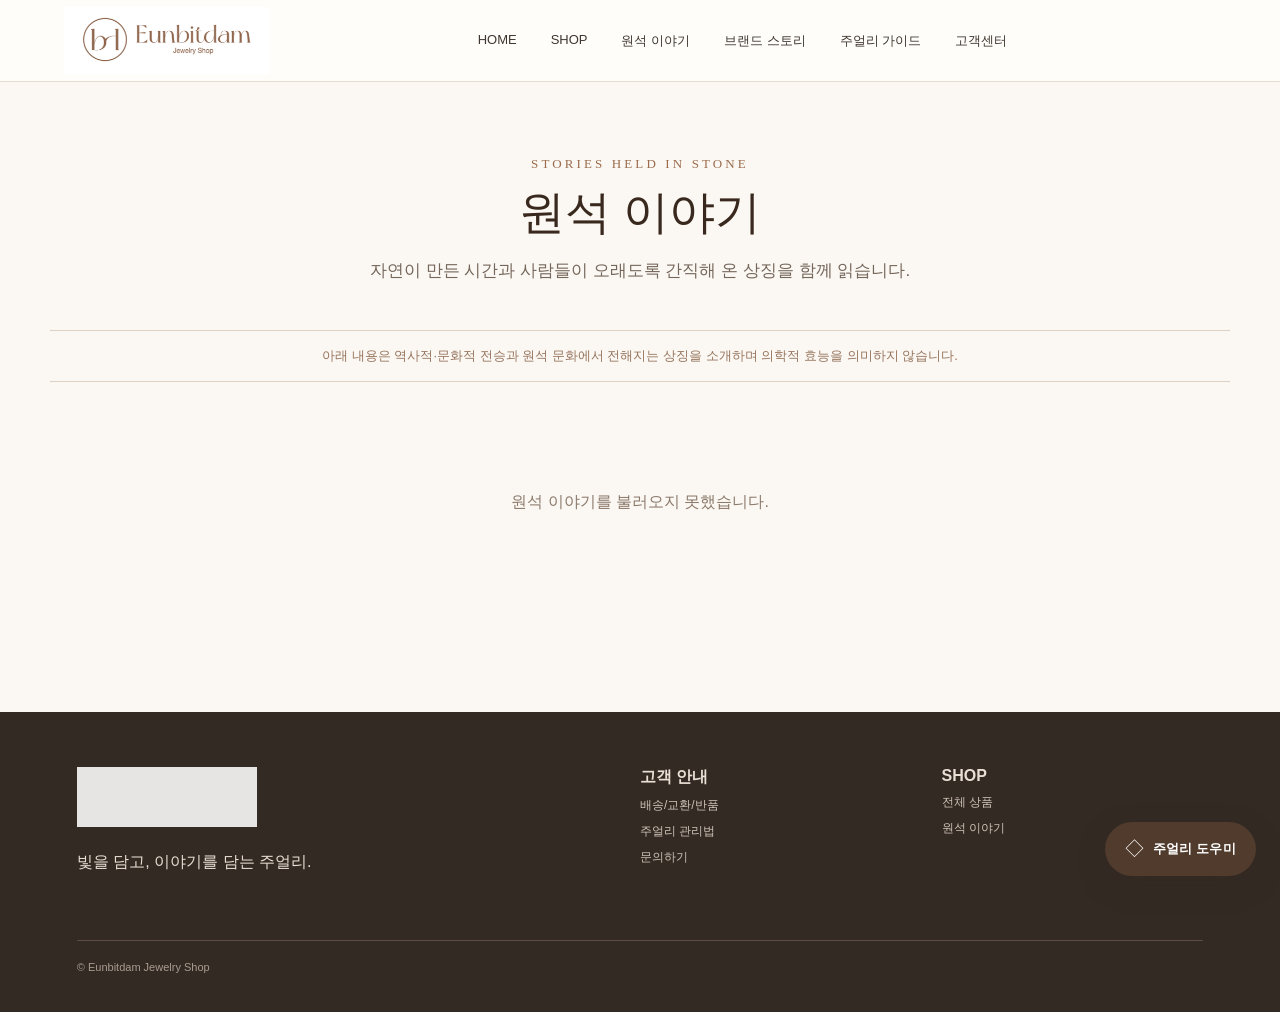
<file: stones.html>
<!doctype html>
<html lang="ko">
<head>
<meta charset="utf-8">
<meta name="viewport" content="width=device-width,initial-scale=1">
<title>원석 이야기 | 호안석·자수정과 천연 원석 | 은빛담</title>
<link rel="stylesheet" href="style.css?v=20261002-9">
<style>
.stonesPage{background:#fbf8f3;min-height:70vh;padding:72px 24px 100px;color:#3c2c21}
.stonesIntro{max-width:1180px;margin:0 auto 44px;text-align:center}
.stonesIntro small{font:13px Georgia,serif;letter-spacing:.24em;color:#9a6c4d}
.stonesIntro h1{font:400 46px/1.25 Georgia,"Noto Serif KR",serif;margin:12px 0 14px;color:#39281d}
.stonesIntro>p{font-size:17px;line-height:1.8;color:#76675c;margin:0}
.stonesNotice{max-width:1180px;margin:0 auto 34px;padding:14px 20px;border-top:1px solid #ded1c3;border-bottom:1px solid #ded1c3;text-align:center;font-size:13px;line-height:1.7;color:#96745d}
.stonesGrid{max-width:1380px;margin:0 auto;display:grid;grid-template-columns:repeat(2,minmax(0,1fr));gap:28px}
.stoneCard{background:#fffdf9;border:1px solid #ded1c3;box-shadow:0 10px 28px rgba(76,55,39,.05);overflow:hidden}
.stonePhoto{width:100%;aspect-ratio:16/8.7;background:#eee6dc;overflow:hidden}
.stonePhoto img{width:100%;height:100%;display:block;object-fit:cover}.stonePhoto.dual{display:block;position:relative;background:#eee6dc}.stonePhoto.dual img:first-child{position:absolute;inset:0;width:100%;height:100%;object-fit:cover}.stonePhoto.dual img:last-child{position:absolute;right:5%;bottom:6%;width:43%;height:58%;object-fit:cover;border:8px solid #fffdf9;box-shadow:0 8px 24px rgba(52,34,24,.20);z-index:2}
.stoneBody{padding:24px 38px 34px}
.stoneEnglish{display:block;font:14px Georgia,serif;letter-spacing:.22em;color:#9a6747;margin-bottom:10px;text-transform:uppercase}
.stoneName{font:400 38px/1.3 Georgia,"Noto Serif KR",serif;margin:0 0 28px;color:#352319}
.stoneSection{border-top:1px solid #eee4da;padding-top:18px;margin-top:18px}
.stoneSection:first-of-type{border-top:0;padding-top:0}
.stoneSection h3{font-size:21px;line-height:1.5;margin:0 0 8px;color:#75431f}
.stoneSection p{font-family:"Noto Serif KR","Apple SD Gothic Neo",serif;font-size:17px;line-height:1.9;margin:0;color:#68594e;word-break:keep-all}
.stoneSymbol{margin-top:20px;padding:17px 0 0;border-top:1px solid #e6d8c9;background:transparent;font-size:17px;line-height:1.7;color:#765039}
.stonesLoading{grid-column:1/-1;text-align:center;padding:60px;color:#8c7a6b}
@media(max-width:760px){.stonesPage{padding:48px 16px 70px}.stonesIntro h1{font-size:38px}.stonesGrid{grid-template-columns:1fr;gap:24px}.stoneBody{padding:24px 22px 28px}.stoneName{font-size:30px}.stoneSection p{font-size:16px}}
</style>

<meta name="description" content="은빛담이 소개하는 호안석, 자수정, 가넷 등 천연 원석과 진주의 특징과 문화적 상징을 살펴보세요.">
<meta name="robots" content="index, follow, max-image-preview:large">
<link rel="canonical" href="https://eunbitdam.com/stones.html">
<meta property="og:type" content="website">
<meta property="og:site_name" content="은빛담">
<meta property="og:locale" content="ko_KR">
<meta property="og:title" content="원석 이야기 | 호안석·자수정과 천연 원석 | 은빛담">
<meta property="og:description" content="은빛담이 소개하는 호안석, 자수정, 가넷 등 천연 원석과 진주의 특징과 문화적 상징을 살펴보세요.">
<meta property="og:url" content="https://eunbitdam.com/stones.html">
<meta property="og:image" content="https://eunbitdam.com/assets/product1.jpg">
<meta property="og:image:alt" content="은빛담 담수진주 목걸이">
<meta name="twitter:card" content="summary_large_image">
<meta name="twitter:title" content="원석 이야기 | 호안석·자수정과 천연 원석 | 은빛담">
<meta name="twitter:description" content="은빛담이 소개하는 호안석, 자수정, 가넷 등 천연 원석과 진주의 특징과 문화적 상징을 살펴보세요.">
<meta name="twitter:image" content="https://eunbitdam.com/assets/product1.jpg">
<script type="application/ld+json">{"@context":"https://schema.org","@graph":[{"@type":"WebPage","@id":"https://eunbitdam.com/stones.html#webpage","url":"https://eunbitdam.com/stones.html","name":"원석 이야기 | 호안석·자수정과 천연 원석 | 은빛담","description":"은빛담이 소개하는 호안석, 자수정, 가넷 등 천연 원석과 진주의 특징과 문화적 상징을 살펴보세요.","inLanguage":"ko-KR","isPartOf":{"@id":"https://eunbitdam.com/#website"}}]}</script>
</head>
<body>
<header class="header"><a class="brand" href="index.html"><img src="assets/logo.png" alt="은빛담 Eunbitdam"></a><button class="menuBtn" aria-label="메뉴">☰</button><nav><a href="index.html">HOME</a><a href="shop.html">SHOP</a><a href="stones.html">원석 이야기</a><a href="story.html">브랜드 스토리</a><a href="guide.html">주얼리 가이드</a><a href="contact.html">고객센터</a></nav></header>
<main class="stonesPage">
<section class="stonesIntro"><small>STORIES HELD IN STONE</small><h1>원석 이야기</h1><p>자연이 만든 시간과 사람들이 오래도록 간직해 온 상징을 함께 읽습니다.</p></section>
<p class="stonesNotice">아래 내용은 역사적·문화적 전승과 원석 문화에서 전해지는 상징을 소개하며 의학적 효능을 의미하지 않습니다.</p>
<section class="stonesGrid" id="stonesGrid"><p class="stonesLoading">원석 이야기를 불러오는 중입니다.</p></section>
</main>
<footer><div><img src="assets/logo.png" alt="은빛담"><p>빛을 담고, 이야기를 담는 주얼리.</p></div><div><b>고객 안내</b><a href="contact.html">배송/교환/반품</a><a href="guide.html">주얼리 관리법</a><a href="contact.html">문의하기</a></div><div><b>SHOP</b><a href="shop.html">전체 상품</a><a href="stones.html">원석 이야기</a></div><p class="copy">© Eunbitdam Jewelry Shop</p></footer>
<script>
const U='https://jkyavwcdzkityyqsazel.supabase.co';
const K='sb_publishable_dNe8kUYYQfh6m6umLmCgtQ_vrb1YfZK';
const E=s=>String(s??'').replace(/[&<>"']/g,c=>({'&':'&amp;','<':'&lt;','>':'&gt;','"':'&quot;',"'":'&#39;'}[c]));
(async()=>{const grid=document.getElementById('stonesGrid');try{
 const r=await fetch(U+'/rest/v1/stones?select=*&order=id.asc',{headers:{apikey:K,Authorization:'Bearer '+K},cache:'no-store'});
 if(!r.ok)throw new Error(await r.text()); const rows=await r.json();
 const curated=[{
 name:"자수정 · Amethyst",
 features:"석영 계열의 원석으로, 미량의 철 성분과 자연 방사선의 영향으로 연한 라벤더색부터 짙은 보라색까지 다양한 색을 띱니다. 암석의 빈 공간 안에서 결정이 자라 군집이나 정동(geode)의 형태로 발견되기도 합니다.",
 story:"자수정의 영어 이름 Amethyst는 고대 그리스어 amethystos에서 유래합니다. 고대 그리스·로마 문화에서는 술에 취하지 않게 해 준다는 믿음과 연결되었고, 이후에는 절제와 맑은 정신을 상징하는 보석으로도 이야기되어 왔습니다.",
 symbolism:"평온 · 절제 · 지혜 · 맑은 정신",
 image_url:"assets/%EC%9E%90%EC%88%98%EC%A0%95.png",
 bracelet_url:"", credit:"원석 사진 및 팔찌 사진: Wikimedia Commons · CC 라이선스"
 }];
 const names=new Set(rows.map(s=>String(s.name||"").toLowerCase()));
 const all=rows.concat(curated.filter(s=>!names.has(s.name.toLowerCase())));
 grid.innerHTML=all.map(s=>{const parts=String(s.name||'').split('·');const ko=(parts[0]||'').trim();const en=(parts.slice(1).join('·')||ko).trim();
 return '<article class="stoneCard"><div class="stonePhoto'+(s.bracelet_url?' dual':'')+'">'+(s.image_url?'<img src="'+E(s.image_url)+'" alt="'+E(ko)+' 원석" loading="lazy">':'')+(s.bracelet_url?'<img src="'+E(s.bracelet_url)+'" alt="'+E(ko)+' 팔찌" loading="lazy">':'')+'</div><div class="stoneBody"><small class="stoneEnglish">'+E(en)+'</small><h2 class="stoneName">'+E(ko)+'</h2><div class="stoneSection"><h3>자연적 특징</h3><p>'+E(s.features)+'</p></div><div class="stoneSection"><h3>전해지는 이야기</h3><p>'+E(s.story)+'</p></div><div class="stoneSymbol"><strong>전해지는 상징</strong> · '+E(s.symbolism)+'</div></div></article>'}).join('');
}catch(e){console.error(e);grid.innerHTML='<p class="stonesLoading">원석 이야기를 불러오지 못했습니다.</p>';}})();
</script>
<script src="script.js?v=20261002-9"></script>
<script src="assistant.js"></script></body></html>
</file>
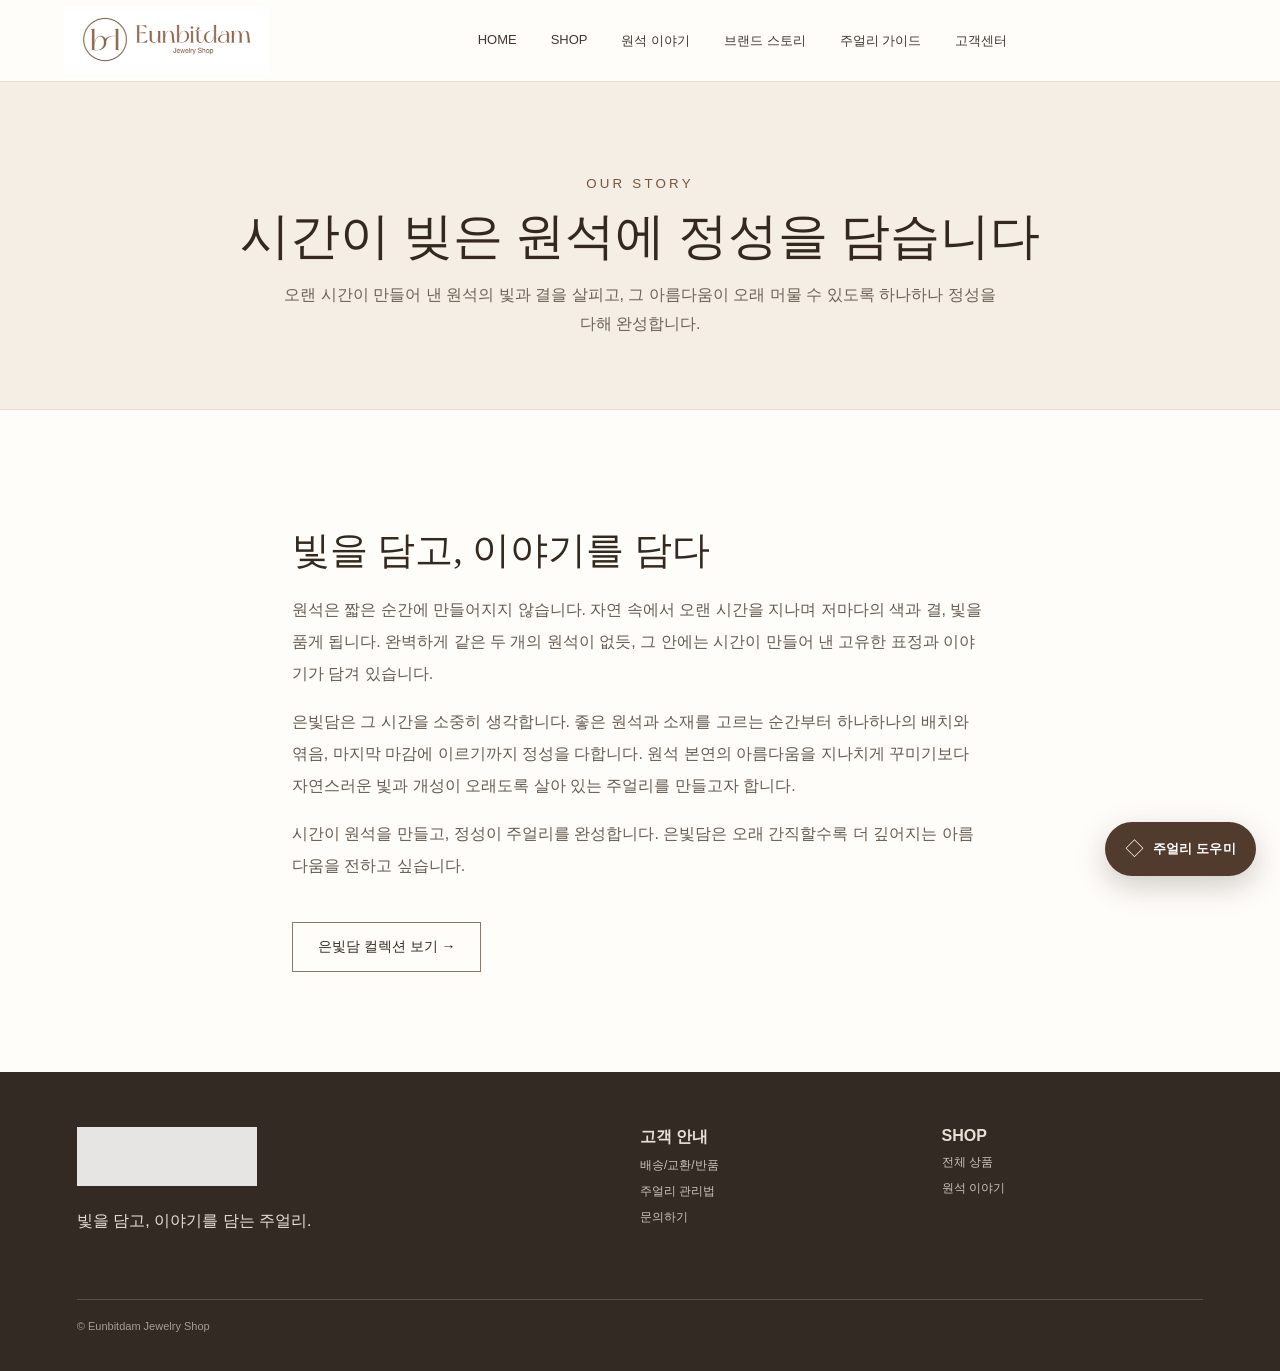
<file: story.html>
<!doctype html><html lang="ko"><head><meta charset="utf-8"><meta name="viewport" content="width=device-width,initial-scale=1"><title>은빛담 브랜드 스토리 | 원석에 정성을 담는 주얼리</title><link rel="stylesheet" href="style.css">
<meta name="description" content="시간이 빚은 천연 원석에 정성을 담는 은빛담. 원석 본연의 빛과 개성을 살려 하나하나 완성하는 핸드메이드 주얼리의 이야기를 소개합니다.">
<meta name="robots" content="index, follow, max-image-preview:large">
<link rel="canonical" href="https://eunbitdam.com/story.html">
<meta property="og:type" content="website">
<meta property="og:site_name" content="은빛담">
<meta property="og:locale" content="ko_KR">
<meta property="og:title" content="은빛담 브랜드 스토리 | 원석에 정성을 담는 주얼리">
<meta property="og:description" content="시간이 빚은 천연 원석에 정성을 담는 은빛담. 원석 본연의 빛과 개성을 살려 하나하나 완성하는 핸드메이드 주얼리의 이야기를 소개합니다.">
<meta property="og:url" content="https://eunbitdam.com/story.html">
<meta property="og:image" content="https://eunbitdam.com/assets/product1.jpg">
<meta property="og:image:alt" content="은빛담 담수진주 목걸이">
<meta name="twitter:card" content="summary_large_image">
<meta name="twitter:title" content="은빛담 브랜드 스토리 | 원석에 정성을 담는 주얼리">
<meta name="twitter:description" content="시간이 빚은 천연 원석에 정성을 담는 은빛담. 원석 본연의 빛과 개성을 살려 하나하나 완성하는 핸드메이드 주얼리의 이야기를 소개합니다.">
<meta name="twitter:image" content="https://eunbitdam.com/assets/product1.jpg">
<script type="application/ld+json">{"@context":"https://schema.org","@graph":[{"@type":"WebPage","@id":"https://eunbitdam.com/story.html#webpage","url":"https://eunbitdam.com/story.html","name":"은빛담 브랜드 스토리 | 원석에 정성을 담는 주얼리","description":"시간이 빚은 천연 원석에 정성을 담는 은빛담. 원석 본연의 빛과 개성을 살려 하나하나 완성하는 핸드메이드 주얼리의 이야기를 소개합니다.","inLanguage":"ko-KR","isPartOf":{"@id":"https://eunbitdam.com/#website"}}]}</script>
</head><body><header class="header"><a class="brand" href="index.html"><img src="assets/logo.png" alt="은빛담 Eunbitdam"></a><button class="menuBtn" aria-label="메뉴">☰</button><nav><a href="index.html">HOME</a><a href="shop.html">SHOP</a><a href="stones.html">원석 이야기</a><a href="story.html">브랜드 스토리</a><a href="guide.html">주얼리 가이드</a><a href="contact.html">고객센터</a></nav></header><section class="pageHero"><small>OUR STORY</small><h1>시간이 빚은 원석에 정성을 담습니다</h1><p>오랜 시간이 만들어 낸 원석의 빛과 결을 살피고, 그 아름다움이 오래 머물 수 있도록 하나하나 정성을 다해 완성합니다.</p></section><main class="subMain prosePage"><h2>빛을 담고, 이야기를 담다</h2><p>원석은 짧은 순간에 만들어지지 않습니다. 자연 속에서 오랜 시간을 지나며 저마다의 색과 결, 빛을 품게 됩니다. 완벽하게 같은 두 개의 원석이 없듯, 그 안에는 시간이 만들어 낸 고유한 표정과 이야기가 담겨 있습니다.</p><p>은빛담은 그 시간을 소중히 생각합니다. 좋은 원석과 소재를 고르는 순간부터 하나하나의 배치와 엮음, 마지막 마감에 이르기까지 정성을 다합니다. 원석 본연의 아름다움을 지나치게 꾸미기보다 자연스러운 빛과 개성이 오래도록 살아 있는 주얼리를 만들고자 합니다.</p><p>시간이 원석을 만들고, 정성이 주얼리를 완성합니다. 은빛담은 오래 간직할수록 더 깊어지는 아름다움을 전하고 싶습니다.</p><a class="btn" href="shop.html">은빛담 컬렉션 보기 →</a></main><footer><div><img src="assets/logo.png" alt="은빛담"><p>빛을 담고, 이야기를 담는 주얼리.</p></div><div><b>고객 안내</b><a href="contact.html">배송/교환/반품</a><a href="guide.html">주얼리 관리법</a><a href="contact.html">문의하기</a></div><div><b>SHOP</b><a href="shop.html">전체 상품</a><a href="stones.html">원석 이야기</a></div><p class="copy">© Eunbitdam Jewelry Shop</p></footer><script src="script.js"></script><script src="assistant.js"></script></body></html>
</file>
<file: style.css>
:root{--ink:#35281f;--brown:#79543d;--cream:#f7f2ea;--line:#e6ddd1;--paper:#fffdfa}*{box-sizing:border-box}html{scroll-behavior:smooth}body{margin:0;color:var(--ink);background:var(--paper);font-family:"Noto Sans KR","Apple SD Gothic Neo",sans-serif}.header{height:82px;display:flex;align-items:center;padding:0 5vw;border-bottom:1px solid var(--line);position:sticky;top:0;background:rgba(255,253,250,.96);backdrop-filter:blur(10px);z-index:20}.brand img{width:205px;display:block}.header nav{margin:auto;display:flex;gap:34px}.header nav a,.tools{font-size:13px;color:#3f372f;text-decoration:none}.header nav a:hover{color:var(--brown)}.tools{white-space:nowrap}.menuBtn{display:none}.hero{min-height:620px;display:grid;grid-template-columns:42% 58%;background:linear-gradient(100deg,#f8f3eb 0%,#f6f0e8 45%,#eee4d8 100%)}.heroCopy{padding:115px 5vw}.hero small,.section small,.story small,.stones small{letter-spacing:.24em;color:var(--brown)}h1,h2{font-family:Georgia,"Noto Serif KR",serif;font-weight:400}h1{font-size:58px;line-height:1.18;margin:22px 0 24px}h2{font-size:38px;margin:10px 0 18px}.hero p,.story p,.stones p{line-height:1.9;color:#62574d}.btn{display:inline-block;margin-top:24px;padding:15px 25px;border:1px solid #8c7665;color:var(--ink);text-decoration:none;font-size:14px}.heroVisual{overflow:hidden;position:relative}.heroVisual img{width:100%;height:100%;object-fit:cover;filter:saturate(.78) sepia(.08)}.heroVisual:after{content:"";position:absolute;inset:0;background:linear-gradient(90deg,rgba(247,242,234,.35),transparent 35%)}.heroVisual span{position:absolute;right:35px;bottom:35px;font:italic 20px Georgia;color:#6e5848}.categories{display:grid;grid-template-columns:repeat(5,1fr);gap:1px;padding:42px 6vw;border-bottom:1px solid var(--line)}.categories a{text-align:center;text-decoration:none;color:var(--ink);padding:20px}.categories b{display:block;font:16px Georgia;letter-spacing:.08em}.categories span{font-size:12px;color:#82766c}.section{padding:90px 5vw}.sectionHead{display:flex;align-items:end;gap:30px;margin-bottom:34px}.sectionHead p{color:#81766b}.products{display:grid;grid-template-columns:repeat(5,1fr);gap:18px}.products article{min-width:0}.products img{width:100%;aspect-ratio:1/1.08;object-fit:cover;background:#f3ede5}.products h3{font-size:14px;font-weight:500;line-height:1.5;margin:14px 0 4px}.products p{font-size:12px;color:#81776e;min-height:36px}.products strong{font:16px Georgia}.products button{display:block;margin-top:12px;border:0;border-bottom:1px solid #806955;background:none;padding:5px 0;color:var(--brown);cursor:pointer}.story{display:grid;grid-template-columns:1.2fr 1fr;background:#f3ece3}.storyImage img{width:100%;height:520px;object-fit:cover;filter:saturate(.7)}.storyText{padding:100px 8vw}.textLink{color:var(--ink)}.stones{display:grid;grid-template-columns:28% 72%;padding:85px 6vw;background:#fbf8f3}.stoneGrid{display:grid;grid-template-columns:repeat(3,1fr);gap:18px;align-content:center}.stoneGrid span{padding:26px 20px;border-top:1px solid #bcae9f;font-family:Georgia,"Noto Serif KR",serif}.stoneGrid em{display:block;font-size:11px;color:#9b8c7f;margin-top:7px}.values{display:grid;grid-template-columns:repeat(4,1fr);padding:48px 6vw;border-top:1px solid var(--line);border-bottom:1px solid var(--line)}.values div{display:grid;grid-template-columns:45px 1fr;gap:3px 10px;padding:10px 24px;border-right:1px solid var(--line);font-size:24px}.values div:last-child{border:0}.values b{font-size:13px}.values span{grid-column:2;font-size:11px;color:#8b7e72}footer{padding:55px 6vw 28px;background:#332a24;color:#e9dfd4;display:grid;grid-template-columns:2fr 1fr 1fr;gap:40px;position:relative}footer img{width:180px;filter:brightness(0) invert(1);opacity:.88}footer div{display:flex;flex-direction:column;gap:9px}footer a{color:#cfc3b8;text-decoration:none;font-size:12px}.copy{grid-column:1/-1;border-top:1px solid #5b4d43;padding-top:20px;font-size:11px;color:#a99c91}
@media(max-width:900px){.header{height:66px;padding:0 18px}.brand img{width:150px}.header nav,.tools{display:none}.menuBtn{display:block;margin-left:auto;border:0;background:none;font-size:22px}.header.open nav{display:flex;position:absolute;top:66px;left:0;right:0;background:#fffdfa;flex-direction:column;padding:25px;gap:18px;border-bottom:1px solid var(--line)}.hero{grid-template-columns:1fr;min-height:auto}.heroCopy{padding:70px 24px 40px}.heroVisual{height:420px}h1{font-size:42px}.categories{grid-template-columns:repeat(2,1fr);padding:22px}.categories a:last-child{grid-column:1/-1}.section{padding:65px 20px}.sectionHead{display:block}.products{grid-template-columns:repeat(2,1fr)}.story{grid-template-columns:1fr}.storyImage img{height:380px}.storyText{padding:60px 24px}.stones{grid-template-columns:1fr;padding:60px 24px}.stoneGrid{grid-template-columns:repeat(2,1fr);margin-top:25px}.values{grid-template-columns:1fr 1fr;padding:28px 20px}.values div{border-right:0;border-bottom:1px solid var(--line)}footer{grid-template-columns:1fr 1fr;padding:45px 24px}footer>div:first-child{grid-column:1/-1}}
@media(max-width:520px){.heroVisual{height:330px}h1{font-size:36px}.products{gap:12px}.products h3{font-size:13px}.products strong{font-size:14px}.values{grid-template-columns:1fr}.stoneGrid{grid-template-columns:1fr 1fr}footer{grid-template-columns:1fr}}

/* Eunbitdam launch notice & storefront polish */
body.noticeOpen{overflow:hidden}.siteNotice{position:fixed;inset:0;z-index:1000;display:flex;align-items:center;justify-content:center;padding:24px;background:rgba(43,34,28,.55);backdrop-filter:blur(5px)}.siteNotice.isHidden{display:none}.noticeCard{position:relative;width:min(520px,100%);padding:56px 52px 48px;text-align:center;background:#fffaf3;border:1px solid #ded1c2;box-shadow:0 24px 70px rgba(52,39,29,.2)}.noticeCard:before{content:"";position:absolute;inset:10px;border:1px solid rgba(121,84,61,.18);pointer-events:none}.noticeCard small{letter-spacing:.22em;color:var(--brown);font-size:11px}.noticeCard h2{font-size:31px;line-height:1.45;margin:18px 0}.noticeCard p{font-size:14px;line-height:1.9;color:#6d6055}.noticeClose{position:absolute;right:18px;top:14px;border:0;background:transparent;font:30px Georgia;color:#796a5e;cursor:pointer}.noticeShop,.noticeEnter{position:relative;display:block;width:100%;margin-top:22px;padding:14px;text-decoration:none;font-size:13px;cursor:pointer}.noticeShop{background:#5e4637;color:#fff;border:1px solid #5e4637}.noticeEnter{margin-top:9px;background:transparent;color:var(--ink);border:1px solid #b9a796}.productLink{display:inline-block;margin-top:12px;border-bottom:1px solid #806955;padding:5px 0;color:var(--brown);text-decoration:none;font-size:13px}.products article{transition:transform .25s ease}.products article:hover{transform:translateY(-3px)}.btn:hover,.productLink:hover{opacity:.65}
@media(max-width:520px){.noticeCard{padding:46px 24px 34px}.noticeCard h2{font-size:25px}.noticeCard p{font-size:13px}.heroCopy{padding-top:55px}.heroVisual span{display:none}}

/* Stone stories */
.stoneStories{padding:95px 6vw;background:#f8f3ec}.stoneIntro{max-width:760px;margin:0 auto 58px;text-align:center}.stoneIntro small,.storyCards small{letter-spacing:.22em;color:var(--brown);font-size:11px}.stoneIntro h2{font-size:44px;line-height:1.35}.stoneIntro p{line-height:1.9;color:#675b50}.stoneNote{font-size:12px;color:#938579!important}.storyCards{display:grid;grid-template-columns:repeat(3,1fr);gap:20px;max-width:1320px;margin:auto}.storyCards article{background:#fffdfa;padding:18px 18px 24px;border:1px solid #e8ddd0}.storyCards h3{font-family:Georgia,"Noto Serif KR",serif;font-size:20px;font-weight:400;line-height:1.5;margin:8px 0}.storyCards p{font-size:13px;line-height:1.85;color:#6d6156;min-height:118px}.storyCards b{font-size:11px;font-weight:500;color:#876b56}.rawStone{height:190px;margin:-18px -18px 18px;position:relative;overflow:hidden;background:#d8c7b6}.rawStone:before,.rawStone:after{content:"";position:absolute;border-radius:43% 57% 52% 48%;transform:rotate(-12deg);box-shadow:inset -20px -16px 32px rgba(38,29,23,.28),inset 16px 12px 28px rgba(255,255,255,.3)}.rawStone:before{width:180px;height:125px;left:50%;top:30px;transform:translateX(-50%) rotate(-12deg)}.rawStone:after{width:88px;height:70px;left:18%;top:78px;opacity:.65}.tiger:before{background:repeating-linear-gradient(110deg,#3a2517 0 13px,#bd7c22 18px 28px,#4b2b16 34px 44px)}.amethyst:before{background:linear-gradient(135deg,#4e315d,#9a6aaa 48%,#d2b4dc)}.garnet:before{background:linear-gradient(135deg,#35191b,#782b30,#b05b55)}.kyanite:before{background:linear-gradient(105deg,#233d5e,#4d7199,#9fb3c7)}.apatite:before{background:linear-gradient(135deg,#2e8290,#76c2c6,#b5d9d3)}.tourmaline:before{background:linear-gradient(120deg,#315947 0 30%,#a76573 55%,#d19aa2)}.rutile:before{background:repeating-linear-gradient(70deg,#d8c99d 0 8px,#9f792a 9px 11px,#eee1bb 13px 24px)}.amber:before{background:radial-gradient(circle at 35% 35%,#f8c64f,#bd681c 65%,#713b19)}.carnelian:before{background:linear-gradient(135deg,#8f2f1e,#d96331,#ef9a58)}.aquamarine:before{background:linear-gradient(135deg,#b7dbe0,#6caeb9,#d9eff0)}.ruby:before{background:linear-gradient(135deg,#651827,#b32443,#dd7180)}.pearl:before{background:radial-gradient(circle at 35% 30%,#fff,#e8dfd2 48%,#c7b8a9)}@media(max-width:900px){.storyCards{grid-template-columns:repeat(2,1fr)}.stoneIntro h2{font-size:36px}}@media(max-width:520px){.stoneStories{padding:65px 20px}.storyCards{grid-template-columns:1fr}.storyCards p{min-height:auto}.stoneIntro h2{font-size:30px}.rawStone{height:175px}}

/* Standalone pages */
.pageHero{padding:92px 6vw 70px;text-align:center;background:#f5eee5;border-bottom:1px solid var(--line)}.pageHero small{letter-spacing:.24em;color:var(--brown)}.pageHero h1{font-size:50px;margin:15px 0}.pageHero p{max-width:720px;margin:auto;line-height:1.8;color:#6d6156}.subMain{padding:70px 6vw;max-width:1440px;margin:auto}.shopGrid{display:grid;grid-template-columns:repeat(4,1fr);gap:28px 18px}.shopCard{border-bottom:1px solid var(--line);padding-bottom:22px}.productPlaceholder{aspect-ratio:1/1;background:linear-gradient(145deg,#f1e8dd,#ddd0c1);display:flex;flex-direction:column;align-items:center;justify-content:center;text-align:center;padding:20px;color:#765d4b}.productPlaceholder span{font:11px Georgia;letter-spacing:.18em;margin-bottom:12px}.productPlaceholder b{font-family:Georgia,"Noto Serif KR",serif;font-weight:400;line-height:1.6}.shopCard h3{font-size:15px;margin:15px 0 5px}.shopCard p{font-size:12px;color:#81776e;min-height:34px}.shopCard strong{display:block;font:17px Georgia}.prosePage{max-width:850px;padding-top:80px;padding-bottom:100px}.prosePage h2{margin-top:35px}.prosePage p,.guideGrid p{line-height:2;color:#675b50}.guideGrid{display:grid;grid-template-columns:1fr 1fr;gap:20px}.guideGrid article{padding:35px;background:#fbf8f3;border:1px solid var(--line)}.guideGrid h2{font-size:26px}.stoneDisclaimer{max-width:900px;margin:0 auto 45px;text-align:center;font-size:12px;line-height:1.8;color:#8d8074}
@media(max-width:900px){.pageHero{padding:65px 24px 50px}.pageHero h1{font-size:38px}.subMain{padding:50px 24px}.shopGrid{grid-template-columns:repeat(2,1fr)}.guideGrid{grid-template-columns:1fr}}
@media(max-width:520px){.pageHero h1{font-size:32px}.shopGrid{gap:22px 12px}.shopCard h3{font-size:13px}}
.productPhoto{aspect-ratio:1/1;overflow:hidden;background:#f3eee7}.productPhoto img{width:100%;height:100%;object-fit:cover;display:block}.visuallyHidden{display:none}
/* Eunbitdam Admin */
.adminBody{margin:0;background:#f5f1eb;color:#302a25}.adminShell{min-height:100vh;display:grid;grid-template-columns:240px 1fr}.adminSide{background:#30271f;color:#eee5db;padding:30px 20px;display:flex;flex-direction:column;gap:7px;position:sticky;top:0;height:100vh;box-sizing:border-box}.adminLogo{display:block;background:#f8f3ec;padding:12px;margin-bottom:4px}.adminLogo img{width:100%;display:block}.adminSide>p{font-size:10px;letter-spacing:.18em;opacity:.55;margin:5px 8px 22px}.adminSide button{border:0;background:transparent;color:#d9cdbf;text-align:left;padding:13px 14px;border-radius:5px;font:14px inherit;cursor:pointer}.adminSide button:hover,.adminSide button.active{background:#554538;color:white}.adminBack{margin-top:auto;color:#cbbbac;text-decoration:none;font-size:13px;padding:12px}.adminMain{padding:55px 6vw;max-width:1150px}.adminPanel{display:none}.adminPanel.active{display:block}.adminPanel>small{letter-spacing:.2em;color:#9b765a}.adminPanel h1{font-size:36px;margin:8px 0 10px}.adminPanel>p{color:#766a60;line-height:1.7}.adminStats{display:grid;grid-template-columns:repeat(3,1fr);gap:15px;margin:35px 0}.adminStats div{background:#fff;padding:25px;border:1px solid #e3d9ce}.adminStats b,.adminStats span{display:block;font-size:12px;color:#83776d}.adminStats strong{display:block;font:36px Georgia;margin:10px 0}.adminNotice{background:#ece2d6;padding:22px 25px;line-height:1.7}.adminForm{max-width:760px;background:white;border:1px solid #e3d9ce;padding:30px;margin-top:30px}.adminForm label{display:block;font-size:13px;margin:0 0 20px}.adminForm input[type=text],.adminForm input[type=url],.adminForm select,.adminForm textarea{display:block;width:100%;box-sizing:border-box;margin-top:8px;border:1px solid #d9cec2;padding:12px;background:#fff;font:14px inherit}.adminForm input[type=file]{display:block;margin-top:10px}.formRow{display:grid;grid-template-columns:1fr 1fr;gap:15px}.checks{display:flex;gap:25px;margin:10px 0 25px}.checks label{margin:0}.imagePreview{height:230px;background:#f3eee7;border:1px dashed #cbbdad;display:flex;align-items:center;justify-content:center;color:#998a7d;margin:-8px 0 25px;overflow:hidden}.heroPreview{height:300px}.imagePreview img{width:100%;height:100%;object-fit:contain}.adminSave{border:0;background:#5b4637;color:white;padding:13px 25px;cursor:pointer}.adminHint{font-size:11px;color:#9a8b80!important}.memberMock{display:grid;grid-template-columns:1fr 2fr 1fr 1fr;background:white;border:1px solid #e3d9ce;margin-top:30px}.memberMock div{padding:15px;border-bottom:1px solid #eee5dc}.memberMock .muted{color:#a89c91}.memberMock div:nth-last-child(-n+4){border-bottom:0}@media(max-width:760px){.adminShell{grid-template-columns:1fr}.adminSide{position:relative;height:auto}.adminMain{padding:35px 20px}.adminStats{grid-template-columns:1fr}.formRow{grid-template-columns:1fr}.memberMock{grid-template-columns:1fr 1fr}}

.adminEntry{font-weight:600!important;color:#6f5746!important}.adminEntry:hover{color:#3f3026!important}

.adminAuthLoading{min-height:100vh;display:grid;place-items:center;color:#6f6257}.adminLogout{border:1px solid #7a6656!important;margin-top:auto!important;color:#eee5db!important}.adminLogout+.adminBack{margin-top:0}.loginBody{min-height:100vh;margin:0;background:#f3eee7;display:grid;place-items:center;padding:24px}.loginCard{width:min(420px,100%);background:#fff;padding:42px;border:1px solid #dfd4c8;box-shadow:0 18px 55px rgba(61,47,37,.08)}.loginCard>a:first-child{display:block;width:180px;margin:0 auto 35px}.loginCard img{width:100%}.loginCard small{display:block;text-align:center;letter-spacing:.2em;color:#9b765a}.loginCard h1{text-align:center;font:32px Georgia,serif;margin:10px 0}.loginCard>p{text-align:center;color:#7d7168;margin-bottom:30px}.loginCard label{display:block;font-size:13px;margin-bottom:18px}.loginCard input{display:block;width:100%;border:1px solid #d7cbc0;padding:13px;margin-top:7px;font:15px inherit}.loginCard button{width:100%;border:0;background:#5b4637;color:#fff;padding:14px;cursor:pointer}.loginCard button:disabled{opacity:.6}.loginMessage{min-height:20px!important;margin:14px 0 0!important;font-size:12px;color:#9a554c!important}.loginHome{display:block;text-align:center;color:#76695e;text-decoration:none;font-size:12px;margin-top:24px}

/* Admin product manager: compact list */
.productManagerHead{display:flex;align-items:center;justify-content:space-between;gap:20px;margin:8px 0 18px}.productManagerHead h2{margin:0}.adminProductList{display:grid;gap:12px;margin:0 0 34px}.adminProductItem{display:grid;grid-template-columns:110px minmax(0,1fr) auto;align-items:center;gap:18px;background:#fff;border:1px solid #dfd1c1;padding:12px}.adminProductItem>img{width:110px;height:110px;object-fit:cover;background:#f4efe8}.adminProductInfo{min-width:0;display:flex;flex-direction:column;gap:6px}.adminProductInfo b{font-size:16px;line-height:1.45}.adminProductInfo small{color:#765d49}.adminProductInfo span{font-size:13px;color:#8a7768;white-space:nowrap;overflow:hidden;text-overflow:ellipsis}.adminProductActions{display:flex;gap:8px}.adminProductActions button,.adminCancel{border:1px solid #674b37;background:#fff;color:#4b3527;padding:9px 14px;cursor:pointer}.adminProductActions .deleteProductBtn{border-color:#a78e7d;color:#795848}.formActions{display:flex;gap:10px;align-items:center}@media(max-width:760px){.adminProductItem{grid-template-columns:80px 1fr}.adminProductItem>img{width:80px;height:80px}.adminProductActions{grid-column:1/-1;justify-content:flex-end}.productManagerHead{align-items:flex-start;flex-direction:column}}


/* Stone story database cards — consistent editorial grid */
#dynamicStoneCards.storyCards{
  display:grid;
  grid-template-columns:repeat(3,minmax(0,1fr));
  gap:24px;
  align-items:start;
}
#dynamicStoneCards .stoneDbCard{
  min-width:0;
  background:#fffdfa;
  border:1px solid #dfd2c3;
  padding:14px 14px 22px;
}
#dynamicStoneCards .stoneDbImage{
  width:100%;
  aspect-ratio:4/3;
  overflow:hidden;
  background:#eee6dc;
  margin-bottom:20px;
}
#dynamicStoneCards .stoneDbImage img{
  width:100%;
  height:100%;
  display:block;
  object-fit:cover;
  object-position:center;
}
#dynamicStoneCards .stoneDbCard small{
  display:block;
  margin:0 4px 8px;
  letter-spacing:.18em;
}
#dynamicStoneCards .stoneDbCard h3{
  margin:0 4px 18px;
}
#dynamicStoneCards .stoneDbCard h4{
  margin:15px 4px 5px;
  font-size:.86rem;
}
#dynamicStoneCards .stoneDbCard p,
#dynamicStoneCards .stoneDbCard b{
  display:block;
  margin-left:4px;
  margin-right:4px;
  line-height:1.75;
  overflow-wrap:anywhere;
}
@media(max-width:900px){
  #dynamicStoneCards.storyCards{grid-template-columns:repeat(2,minmax(0,1fr));}
}
@media(max-width:620px){
  #dynamicStoneCards.storyCards{grid-template-columns:1fr;gap:18px;}
  #dynamicStoneCards .stoneDbCard{padding:10px 10px 20px;}
}


/* Stone story cards v2 — larger, consistent typography */
#dynamicStoneCards.storyCards{grid-template-columns:repeat(3,minmax(0,1fr));gap:24px;max-width:1320px}
#dynamicStoneCards .stoneDbCard{padding:0 0 26px;overflow:hidden}
#dynamicStoneCards .stoneDbImage{aspect-ratio:16/10;margin:0 0 22px}
#dynamicStoneCards .stoneDbCard small{font-family:Georgia,serif;font-size:13px;letter-spacing:.2em;margin:0 24px 8px;color:#93684d}
#dynamicStoneCards .stoneDbCard h3{font-family:Georgia,"Noto Serif KR",serif;font-size:29px;font-weight:400;line-height:1.35;margin:0 24px 22px;color:#35281f}
#dynamicStoneCards .stoneDbCard h4{font-family:"Noto Sans KR","Apple SD Gothic Neo",sans-serif;font-size:15px;font-weight:600;margin:18px 24px 7px;color:#4b382b}
#dynamicStoneCards .stoneDbCard p{font-size:15px;line-height:1.9;margin:0 24px;color:#65584d;min-height:auto}
#dynamicStoneCards .stoneDbCard b{font-size:15px;line-height:1.8;margin:18px 24px 0;color:#76553f;font-weight:500}
@media(max-width:900px){#dynamicStoneCards.storyCards{grid-template-columns:repeat(2,minmax(0,1fr))}}
@media(max-width:620px){#dynamicStoneCards.storyCards{grid-template-columns:1fr}#dynamicStoneCards .stoneDbCard h3{font-size:27px}}


/* Stone story readability v3 */
#dynamicStoneCards.storyCards{grid-template-columns:repeat(2,minmax(0,1fr));max-width:1180px;gap:32px}
#dynamicStoneCards .stoneDbCard small{font-size:14px}
#dynamicStoneCards .stoneDbCard h3{font-size:34px;letter-spacing:-.02em}
#dynamicStoneCards .stoneDbCard h4{font-size:19px;margin-top:24px}
#dynamicStoneCards .stoneDbCard p{font-family:"Noto Serif KR","Apple SD Gothic Neo",serif;font-size:18px;line-height:2}
#dynamicStoneCards .stoneDbCard b{font-family:"Noto Serif KR","Apple SD Gothic Neo",serif;font-size:17px;line-height:1.9}
@media(max-width:900px){#dynamicStoneCards.storyCards{grid-template-columns:1fr;max-width:680px}}

/* Eunbitdam jewelry concierge */
.srOnly{position:absolute;width:1px;height:1px;padding:0;margin:-1px;overflow:hidden;clip:rect(0,0,0,0);white-space:nowrap;border:0}.concierge{position:fixed;right:24px;bottom:24px;z-index:90;font-family:"Noto Sans KR","Apple SD Gothic Neo",sans-serif}.conciergeLauncher{display:flex;align-items:center;gap:9px;border:0;border-radius:999px;padding:14px 20px;background:#513b2d;color:#fff;box-shadow:0 10px 30px rgba(52,39,29,.23);cursor:pointer}.conciergeLauncher span{font-size:19px}.conciergeLauncher b{font-size:13px;letter-spacing:.02em}.conciergePanel{position:absolute;right:0;bottom:64px;width:min(390px,calc(100vw - 32px));height:min(610px,calc(100vh - 110px));background:#fffdfa;border:1px solid #d9cabc;box-shadow:0 20px 60px rgba(52,39,29,.22);overflow:hidden}.conciergePanel[hidden]{display:none}.conciergePanel>header{height:116px;padding:21px 24px;background:#4b382c;color:#fff;display:flex;justify-content:space-between}.conciergePanel header small{font:10px Georgia,serif;letter-spacing:.18em;color:#d8c3b2}.conciergePanel header h2{font:21px Georgia,"Noto Serif KR",serif;margin:6px 0 7px}.conciergePanel header p{font-size:11px;color:#d8cbbf;margin:0}.conciergePanel header i{display:inline-block;width:7px;height:7px;border-radius:50%;background:#a9c69a;margin-right:6px}.conciergeClose{align-self:flex-start;border:0;background:none;color:#fff;font:28px Georgia;line-height:1;cursor:pointer}.conciergeMessages{height:calc(100% - 276px);min-height:150px;padding:20px;overflow-y:auto;background:#faf6f0}.agentMessage,.userMessage{max-width:88%;margin:0 0 12px;padding:12px 14px;border-radius:3px;font-size:13px;line-height:1.65}.agentMessage{background:#fff;border:1px solid #e7dcd0;color:#5d5045}.agentMessage p{margin:0}.userMessage{margin-left:auto;background:#6a503e;color:#fff}.conciergeResults{display:grid;gap:8px;margin-top:11px}.conciergeResults a{display:block;padding:10px;border:1px solid #e0d2c5;background:#fffaf4;color:#4c382b;text-decoration:none}.conciergeResults span,.conciergeResults strong{display:block}.conciergeResults span{font-weight:600}.conciergeResults strong{margin-top:3px;font-size:11px;color:#906c52}.conciergeTextLink{display:inline-block;margin-top:9px;color:#76513b;font-weight:600}.conciergePrompts{height:72px;padding:10px 15px;display:flex;gap:6px;overflow-x:auto;border-top:1px solid #eadfd4;background:#fff}.conciergePrompts button{flex:0 0 auto;border:1px solid #cbb9aa;border-radius:99px;background:#fff;color:#685343;padding:7px 10px;font-size:11px;cursor:pointer}.conciergeForm{height:50px;margin:0 15px;display:grid;grid-template-columns:1fr 42px;border:1px solid #cdbdaf}.conciergeForm input{min-width:0;border:0;padding:0 12px;background:#fff;font:12px inherit;outline:none}.conciergeForm:focus-within{border-color:#765744;box-shadow:0 0 0 2px rgba(118,87,68,.1)}.conciergeForm button{border:0;background:#5b4334;color:#fff;font-size:19px;cursor:pointer}.conciergeNote{height:38px;margin:0;padding:9px 15px;text-align:center;font-size:9px;color:#9a8d82}.concierge button:focus-visible,.concierge a:focus-visible,.concierge input:focus-visible{outline:2px solid #b78d6f;outline-offset:2px}
@media(max-width:520px){.concierge{right:16px;bottom:16px}.conciergePanel{position:fixed;inset:12px;width:auto;height:auto}.conciergeLauncher{padding:13px 16px}.conciergeMessages{height:calc(100% - 276px)}}

/* Homepage refresh 2026-10-02 */
.storyRenewed{background:#f4ede4;align-items:stretch}
.storyRenewed .storyText{order:1;text-align:center;display:flex;flex-direction:column;justify-content:center;align-items:center;padding:72px 7%}
.storyRenewed .storyImage{order:2}
.storyRenewed .storyText h2{font-size:clamp(32px,3vw,52px);line-height:1.45;font-weight:400;margin:12px 0 20px}
.storyRenewed .storyText p{font-size:16px;line-height:2;color:#745f50}
.homeStoneStories .rawStone{overflow:hidden;background:#e7d8c8}
.homeStoneStories .rawStone img{width:100%;height:100%;object-fit:cover;display:block}
@media(max-width:760px){.storyRenewed .storyText,.storyRenewed .storyImage{order:initial}.storyRenewed .storyText{padding:48px 24px}.storyRenewed .storyText h2{font-size:32px}}

/* Approved homepage composition */
.homeHeroNew{min-height:500px;display:grid;grid-template-columns:42% 58%;background:linear-gradient(110deg,#f8f2e9,#efe0cc);overflow:hidden}
.homeHeroCopy{padding:64px 8vw;display:flex;flex-direction:column;justify-content:center;align-items:flex-start}
.homeHeroCopy small,.homeStoryCopy small{font:12px Georgia,serif;letter-spacing:.32em;color:#9a6b49}
.homeHeroCopy h1{font:400 clamp(42px,4.1vw,68px)/1.28 Georgia,"Noto Serif KR",serif;color:#35251c;margin:18px 0 20px}
.homeHeroCopy p{font-size:17px;line-height:1.9;color:#735f50;margin:0 0 28px}
.homeShopBtn{border:1px solid #9d806b;padding:15px 31px;letter-spacing:.22em;text-decoration:none;color:#4e392b;font:12px Georgia,serif}
.homeHeroArt{position:relative;min-height:500px;background:radial-gradient(circle at 65% 60%,#f9f2e8 0 17%,transparent 18%),linear-gradient(145deg,#ead7bf,#f7efe4);overflow:hidden}
.homeHeroArt:after{content:"";position:absolute;right:-5%;bottom:-12%;width:82%;height:42%;background:#e4d0b7;transform:skewY(-4deg);box-shadow:0 -12px 35px rgba(76,53,37,.08)}
.gem{position:absolute;z-index:2;box-shadow:inset -18px -20px 28px rgba(45,25,20,.18),inset 14px 12px 20px rgba(255,255,255,.32),0 18px 30px rgba(70,46,32,.14)}
.g-amethyst{width:230px;height:205px;left:14%;top:18%;background:linear-gradient(135deg,#7d3c98,#c998dc 48%,#5e267e);clip-path:polygon(50% 0,61% 18%,75% 7%,79% 29%,96% 25%,86% 48%,100% 65%,75% 68%,67% 100%,46% 78%,25% 100%,22% 69%,0 61%,15% 42%,8% 19%,35% 25%)}
.g-rose{width:180px;height:145px;left:48%;top:34%;border-radius:35% 45% 40% 48%;background:linear-gradient(145deg,#f5cbd0,#e7a9b2)}
.g-labra{width:150px;height:125px;left:70%;top:29%;border-radius:50%;background:linear-gradient(135deg,#233b3d,#39a7bb 42%,#3e6a9d 58%,#303330)}
.g-clear{width:135px;height:165px;left:32%;top:53%;background:linear-gradient(135deg,rgba(255,255,255,.85),rgba(213,204,191,.62));clip-path:polygon(50% 0,83% 31%,72% 100%,25% 100%,8% 37%)}
.braceletHero{position:absolute;z-index:4;right:8%;bottom:15%;font:28px/1.3 Georgia;color:#8751a0;letter-spacing:-9px;transform:rotate(-7deg);white-space:nowrap}
.homeGemStrip{display:grid;grid-template-columns:repeat(6,1fr);background:#fffaf4;border-bottom:1px solid #eadfd4;padding:25px 6vw}
.homeGemStrip a{text-align:center;text-decoration:none;color:#49362a;border-right:1px solid #e7dbcf;padding:0 12px}.homeGemStrip a:last-child{border:0}
.homeGemStrip b,.homeGemStrip span,.homeGemStrip small{display:block}.homeGemStrip b{font:19px Georgia,"Noto Serif KR",serif;margin:8px 0 4px}.homeGemStrip span{font-size:12px;color:#806e60}.homeGemStrip small{font:10px Georgia;letter-spacing:.17em;color:#a17c61;margin-top:6px}
.gemIcon{display:block;width:76px;height:54px;margin:auto;border-radius:55% 45% 52% 48%;box-shadow:inset -10px -10px 15px rgba(0,0,0,.16),inset 8px 8px 12px rgba(255,255,255,.28)}
.tigerIcon{background:repeating-linear-gradient(105deg,#8c5616 0 11px,#e3a63b 12px 20px,#3f2b1b 21px 29px)}.amethystIcon{background:linear-gradient(135deg,#724b96,#c294d0)}.garnetIcon{background:linear-gradient(135deg,#4c1018,#a72d38)}.aquaIcon{background:linear-gradient(135deg,#9de1e5,#58aebb)}.roseIcon{background:linear-gradient(135deg,#f2c8ce,#e9aeb8)}.labraIcon{background:linear-gradient(135deg,#273b36,#348c88,#496b8f,#372f32)}
.homeStoryNew{display:grid;grid-template-columns:62% 38%;min-height:360px;background:#f4ede4}.homeStoryCopy{padding:58px 6vw;display:flex;flex-direction:column;justify-content:center;align-items:center;text-align:center}
.homeStoryCopy h2{font:400 clamp(34px,3.4vw,55px)/1.4 Georgia,"Noto Serif KR",serif;color:#3b291e;margin:12px 0 18px}.homeStoryCopy p{font-size:16px;line-height:2;color:#755f4f}.homeStoryPhoto{overflow:hidden}.homeStoryPhoto img{width:100%;height:100%;object-fit:cover}
@media(max-width:800px){.homeHeroNew,.homeStoryNew{grid-template-columns:1fr}.homeHeroCopy{padding:48px 24px}.homeHeroArt{min-height:380px}.homeGemStrip{grid-template-columns:repeat(2,1fr);padding:15px}.homeGemStrip a{padding:16px 8px;border-bottom:1px solid #e7dbcf}.homeStoryPhoto{height:320px}}

/* Homepage photography correction */
.homeHeroNew,.homeGemStrip{display:none!important}
.homeHeroPhoto{display:grid;grid-template-columns:42% 58%;min-height:500px;background:#f7f0e7}
.homeHeroPhotoCopy{padding:62px 7vw;display:flex;flex-direction:column;justify-content:center;align-items:flex-start}
.homeHeroPhotoCopy small{font:12px Georgia,serif;letter-spacing:.3em;color:#996845}.homeHeroPhotoCopy h1{font:400 clamp(40px,4vw,66px)/1.3 Georgia,"Noto Serif KR",serif;color:#35251c;margin:18px 0}.homeHeroPhotoCopy p{font-size:16px;line-height:1.95;color:#745f4f}.homeHeroPhotoCopy a{margin-top:20px;border:1px solid #9b806c;padding:14px 28px;text-decoration:none;color:#493529;font:12px Georgia;letter-spacing:.2em}
.homeHeroPhotoImage{overflow:hidden}.homeHeroPhotoImage img{width:100%;height:100%;min-height:500px;object-fit:cover;display:block}
.homeGemPhotoStrip{display:grid;grid-template-columns:repeat(6,1fr);padding:22px 5vw;background:#fffaf5;border-bottom:1px solid #eadfd4}
.homeGemPhotoStrip a{text-align:center;text-decoration:none;color:#4b372b;border-right:1px solid #e7dbcf;padding:0 12px}.homeGemPhotoStrip a:last-child{border:0}.homeGemPhotoStrip img{width:86px;height:62px;object-fit:cover;border-radius:50%;display:block;margin:0 auto 9px}.homeGemPhotoStrip b,.homeGemPhotoStrip small{display:block}.homeGemPhotoStrip b{font:17px Georgia,"Noto Serif KR",serif}.homeGemPhotoStrip small{font:10px Georgia;letter-spacing:.15em;color:#9c765c;margin-top:5px}
@media(max-width:800px){.homeHeroPhoto{grid-template-columns:1fr}.homeHeroPhotoCopy{padding:45px 24px}.homeHeroPhotoImage img{min-height:330px}.homeGemPhotoStrip{grid-template-columns:repeat(2,1fr)}.homeGemPhotoStrip a{padding:15px 8px;border-bottom:1px solid #e7dbcf}}

/* Approved Eunbitdam homepage v5 */
.approvedHero{height:405px;display:grid;grid-template-columns:40% 60%;background:#f8f1e8;border-top:1px solid #eee4d9}
.approvedCopy{padding:45px 7.2vw;display:flex;flex-direction:column;justify-content:center;align-items:flex-start}
.approvedCopy small,.approvedStoryCopy small{font:11px Georgia,serif;letter-spacing:.32em;color:#9b6b49}
.approvedCopy h1{font:400 clamp(38px,3.3vw,55px)/1.28 Georgia,"Noto Serif KR",serif;color:#39281e;margin:14px 0 17px}.approvedCopy p{font-size:15px;line-height:1.72;color:#715d4e;margin:0}.approvedCopy a{margin-top:20px;padding:12px 26px;border:1px solid #9c826e;text-decoration:none;color:#4a382b;font:11px Georgia;letter-spacing:.22em}
.approvedHeroImage{overflow:hidden;background:#eadac7}.approvedHeroImage img{width:100%;height:100%;display:block;object-fit:cover;object-position:center}
.approvedGemRow{display:grid;grid-template-columns:repeat(6,1fr);padding:18px 5.2vw 20px;background:#fffaf5;border-bottom:1px solid #eadfd5}
.approvedGemRow a{text-align:center;text-decoration:none;color:#49372c;border-right:1px solid #e8ddd2;padding:0 14px}.approvedGemRow a:last-child{border:0}.approvedGemRow img{width:78px;height:56px;display:block;margin:0 auto 8px;object-fit:cover;border-radius:50%}.approvedGemRow b,.approvedGemRow span,.approvedGemRow small{display:block}.approvedGemRow b{font:17px Georgia,"Noto Serif KR",serif}.approvedGemRow span{font-size:11px;color:#79685b;margin-top:4px}.approvedGemRow small{font:9px Georgia;letter-spacing:.16em;color:#9c765b;margin-top:5px}
.approvedStory{height:330px;display:grid;grid-template-columns:64% 36%;background:#f5eee5;overflow:hidden}.approvedStoryCopy{position:relative;padding:42px 5vw;display:flex;flex-direction:column;align-items:center;justify-content:center;text-align:center}.approvedStoryCopy:before{content:"";position:absolute;left:0;bottom:0;width:130px;height:150px;background:radial-gradient(ellipse at 15% 100%,transparent 0 56%,#b6a18e 57% 58%,transparent 59%);opacity:.45}.approvedStoryCopy h2{font:400 clamp(33px,3vw,49px)/1.35 Georgia,"Noto Serif KR",serif;color:#3a291f;margin:12px 0 13px}.approvedStoryCopy p{font-size:14px;line-height:1.9;color:#765f50;margin:0}.approvedStoryCopy a{margin-top:12px;color:#4d392d;font-size:12px}.approvedStoryImage img{width:100%;height:100%;object-fit:cover;display:block}
@media(max-width:800px){.approvedHero{height:auto;grid-template-columns:1fr}.approvedCopy{padding:44px 24px}.approvedHeroImage{height:330px}.approvedGemRow{grid-template-columns:repeat(2,1fr);padding:12px}.approvedGemRow a{padding:14px 8px;border-bottom:1px solid #e8ddd2}.approvedStory{height:auto;grid-template-columns:1fr}.approvedStoryCopy{padding:48px 22px}.approvedStoryImage{height:300px}}

/* v6: reliable photo collage, no external/broken image dependencies */
.approvedCollage{position:relative;background:#ead9c4;isolation:isolate}.approvedCollage .heroBase{position:absolute;inset:0;width:100%;height:100%;object-fit:cover;filter:sepia(.08) saturate(.85);opacity:.78}.approvedCollage:after{content:"";position:absolute;inset:0;background:linear-gradient(90deg,rgba(247,238,226,.65),rgba(247,238,226,.08) 42%,rgba(239,220,196,.12));z-index:1}.approvedCollage .heroStone{position:absolute!important;z-index:2!important;width:29%!important;height:48%!important;min-height:0!important;object-fit:cover!important;border-radius:50%!important;border:8px solid rgba(255,250,244,.88);box-shadow:0 16px 30px rgba(67,44,28,.18)}.approvedCollage .heroStone1{left:10%;top:16%}.approvedCollage .heroStone2{left:39%;top:31%;width:25%!important;height:42%!important}.approvedCollage .heroStone3{right:7%;top:12%;width:26%!important;height:45%!important}.approvedGemRow img{background:#efe3d4}

/* Approved uploaded banners v8 */
.approvedHeroBanner,.approvedStoryBanner{width:100%;overflow:hidden;background:#f7f0e7}
.approvedHeroBanner img,.approvedStoryBanner img{display:block;width:100%;height:auto;margin:0}
.approvedStoryBanner{border-top:1px solid #eadfd4}
@media(max-width:800px){.approvedHeroBanner img,.approvedStoryBanner img{width:150%;max-width:none;transform:translateX(-16.67%)}}
</file>
